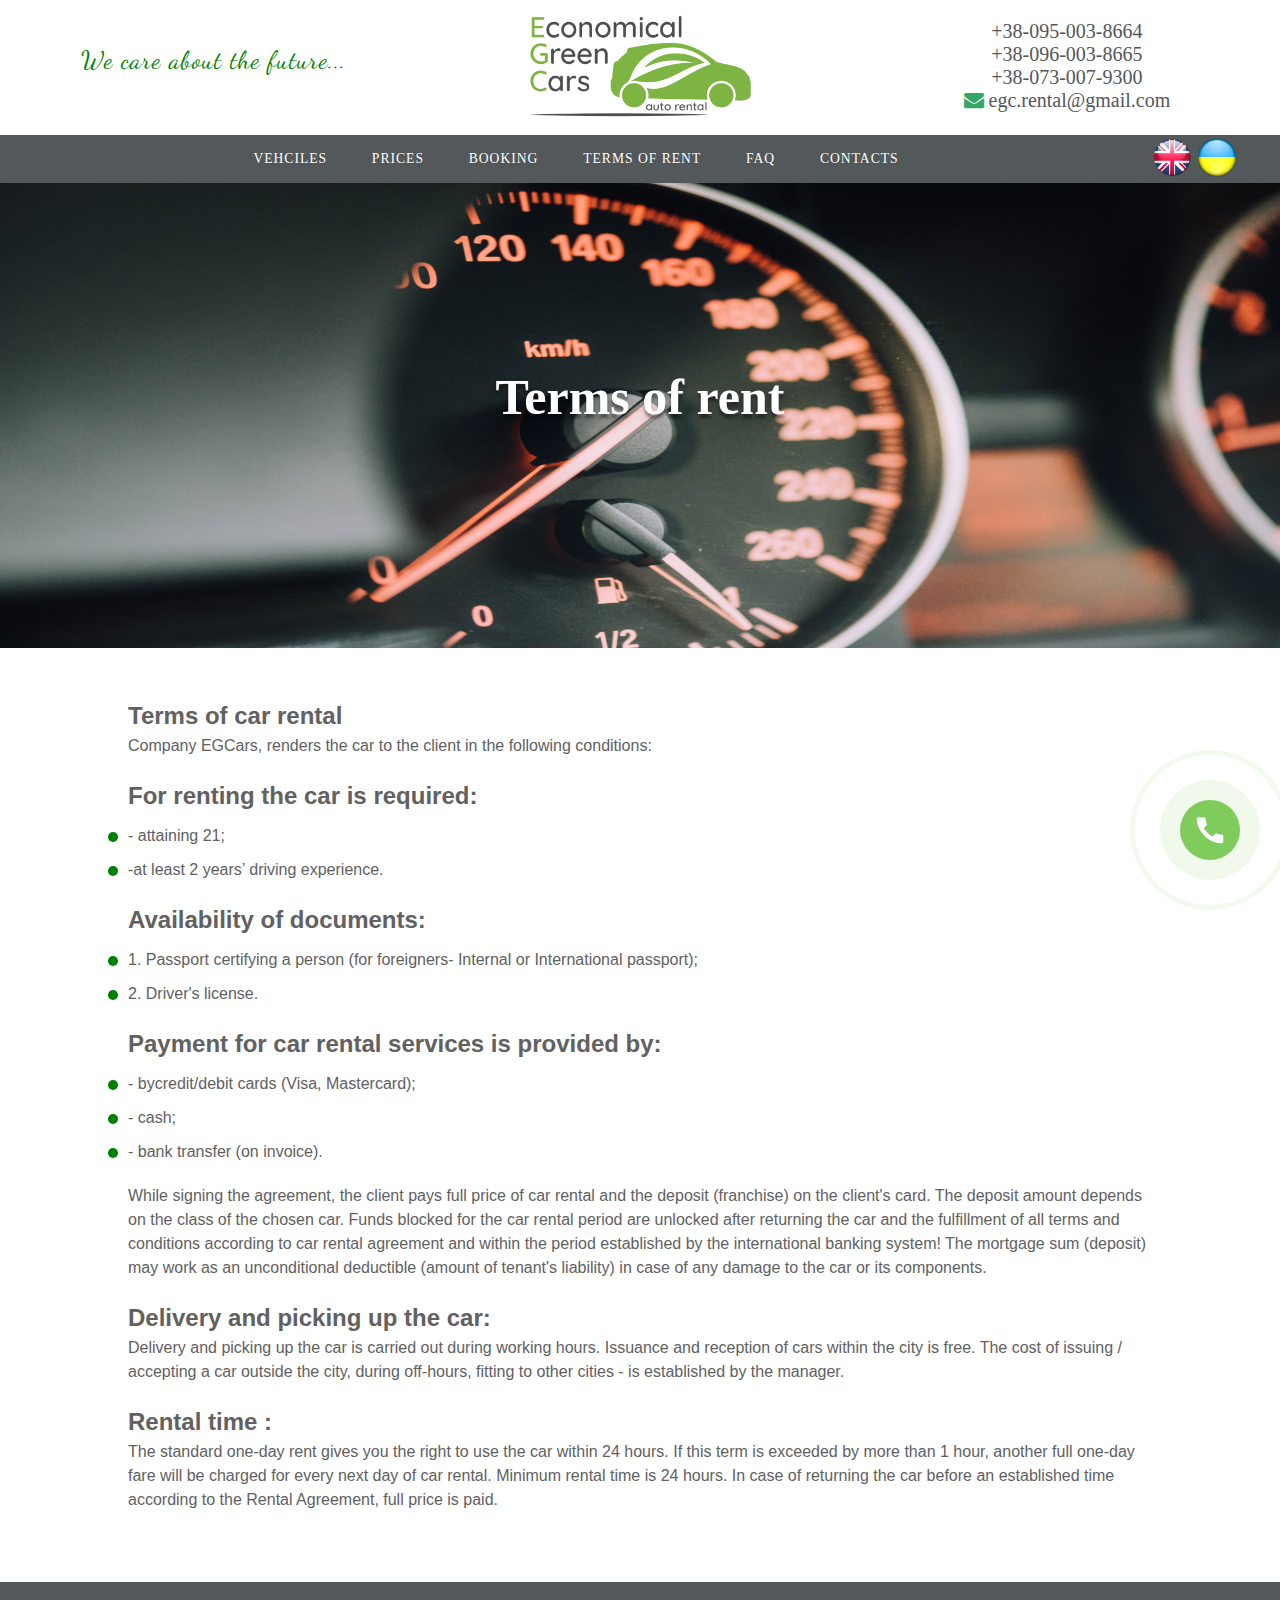
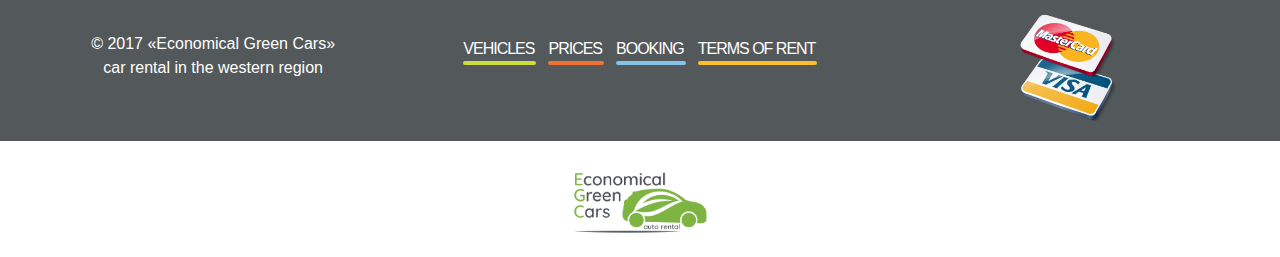
<file: conditions.html>
<!DOCTYPE html>
<html lang="en">

<head>
    <!-- Global site tag (gtag.js) - Google Analytics -->
    <script async src="https://www.googletagmanager.com/gtag/js?id=UA-112402879-1"></script>
    <script>
        window.dataLayer = window.dataLayer || [];

        function gtag() {
            dataLayer.push(arguments);
        }
        gtag('js', new Date());

        gtag('config', 'UA-112402879-1');

    </script>
    <meta name="yandex-verification" content="f122f1298ac87095" />


    <meta charset="UTF-8">
    <meta name="viewport" content="width=device-width, initial-scale=1.0">
    <meta http-equiv="X-UA-Compatible" content="ie=edge">
    <meta name="description" content="Умови оренди автомобілів компанії Eg-cars. Умови. Economical Green Cars. Західний регіон України. Умови авто.">
    <meta name="keywords" content=" eg-cars, egcars, умови оренди,  умови прокату авто, ореда автомобілей у Львові. ">
    <link rel="stylesheet" href="font-awesome/css/font-awesome.min.css">
    <style>
        @import url('https://fonts.googleapis.com/css?family=Dancing+Script');

    </style>
    <link rel="stylesheet" href="styles/main.css">
    <title>Умови</title>
</head>

<body>
    <header>
        <div class="lozung">
            <span class="weCare">We care about the future...</span>
        </div>
        <div class="logo-container">
            <a href="index.html"> <img class="logo" src="images/logo.png" alt="logo"></a>
        </div>
        <div class="phone-container">
            <!-- <img src="images/phone.jpg" alt="phone"> -->

            <a href="tel:+38-095-003-8664">+38-095-003-8664</a>
            <a href="tel:+38-096-003-8665">+38-096-003-8665</a>
            <a href="tel:+38-07-007-9300">+38-073-007-9300</a>
            <a href="mailto: egc.rental@gmail.com"> <i class="fa fa-envelope" aria-hidden="true"></i> egc.rental@gmail.com</a>

            <!-- <span>+38 096 003 8665 </span>
                <span>+38 095 003 8664 </span>
                <span> +38 073 007 9300 </span> -->
        </div>


    </header>
    <div id="mobile-menu">
        <input type="checkbox" id="drawer-toggle" name="drawer-toggle" />
        <label for="drawer-toggle" id="drawer-toggle-label"></label>
        <nav id="drawer">
            <img class="logo" src="images/logo.png" alt="logo">
            <div class="flag-container">
                <a href="http://en.egcars.com.ua/conditions.html"> <img class="flag" width="50px" src="images/britain.png"></a>
                <a href="http://egcars.com.ua/conditions.html"> <img class="flag" width="50px" src="images/ua.png"></a>
            </div>
            <ul>

                <li><a href="park.html">VEHCILES</a></li>
                <hr>
                <li><a href="price.html">PRICES</a></li>
                <hr>
                <li><a href="booking.html">BOOKING</a></li>
                <hr>
                <li><a href="conditions.html">TERMS OF RENT</a></li>
                <hr>
<!--                <li><a href="partners.html">PARTNERS</a></li>-->
<!--                <hr>-->
                <li><a href="faq.html">FAQ</a></li>
                <hr>
                <li><a href="contact.html">CONTACTS</a></li>

            </ul>

<!--
            <div class="phone-container">

                <span>+38 096 003 8665 </span>
                <span>+38 095 003 8664 </span>
                <span> +38 073 007 9300 </span>
            </div>
-->
        </nav>
    </div>

    <nav class="main-nav" role="navigation">
        <ul>
            <li>
                <a href="park.html">
                    <div>
                        VEHCILES

                    </div>
                </a>
                <div>
                    <ul>
                        <li>
                            <a href="park.html">Smart</a>
                        </li>
                        <li><a href="park.html">Class A</a></li>
                        <li><a href="park.html">Class B</a></li>
                        <li><a href="park.html">Universal</a></li>
                        <li><a href="park.html">Electric</a></li>

                    </ul>
                </div>
            </li>
            <li>
                <a href="price.html">
                    <div>
                        PRICES

                    </div>
                </a>
            </li>

            <li>
                <a href="booking.html">
                    <div>
                        BOOKING

                    </div>
                </a>
            </li>
            <li>
                <a href="conditions.html">
                    <div>
                        TERMS OF RENT

                    </div>
                </a>
            </li>
<!--
            <li>
                <a href="partners.html">
                    <div>
                        PARTNERS

                    </div>
                </a>
            </li>
-->
            <li>
                <a href="faq.html">
                    <div>
                        FAQ

                    </div>
                </a>
            </li>
            <li>
                <a href="contact.html">
                    <div>
                        CONTACTS

                    </div>
                </a>
            </li>
        </ul>
        <div class="flag-container">
            <a href="http://en.egcars.com.ua/conditions.html"> <img class="flag" src="images/britain.png"></a>
            <a href="http://egcars.com.ua/conditions.html"> <img class="flag" src="images/ua.png"></a>
        </div>
    </nav>
    <div class="conditions-image">
        <h1 class="conditions-h1">Terms of rent</h1>
        <img class="condition-main-img" src="images/2.jpg" width="100%" height="500px" alt="">
    </div>
    <div class="conditions-wrapper-block">
        <h2>Terms of car rental</h2>
        <p>Company EGCars, renders the car to the client in the following conditions:</p>
        <h2>For renting the car is required: </h2>
        <ul>
            <li>- attaining 21;</li>
            <li> -at least 2 years’ driving experience.</li>
        </ul>
        <h2>Availability of documents:</h2>
        <ul>
            <li>1. Passport certifying a person (for foreigners- Internal or International passport); </li>
            <li>2. Driver's license.</li>
        </ul>
        <h2>Payment for car rental services is provided by:</h2>
        <ul>
            <li>- bycredit/debit cards (Visa, Mastercard);</li>
            <li>- cash;</li>
            <li>- bank transfer (on invoice).</li>
        </ul>

        <p>
            While signing the agreement, the client pays full price of car rental and the deposit (franchise) on the client's card. The deposit amount depends on the class of the chosen car. Funds blocked for the car rental period are unlocked after returning the car and the fulfillment of all terms and conditions according to car rental agreement and within the period established by the international banking system! The mortgage sum (deposit) may work as an unconditional deductible (amount of tenant's liability) in case of any damage to the car or its components.
        </p>
        <h2>Delivery and picking up the car:</h2>
        <p>
            Delivery and picking up the car is carried out during working hours. Issuance and reception of cars within the city is free. The cost of issuing / accepting a car outside the city, during off-hours, fitting to other cities - is established by the manager.
        </p>
        <h2>Rental time :</h2>
        <p>The standard one-day rent gives you the right to use the car within 24 hours. If this term is exceeded by more than 1 hour, another full one-day fare will be charged for every next day of car rental. Minimum rental time is 24 hours. In case of returning the car before an established time according to the Rental Agreement, full price is paid.</p>

    </div>
    <footer>
        <div class="footer-copyright">
            <p>© 2017 «Economical Green Cars»</p>
            <p>car rental in the western region</p>
        </div>
        <ul class="nav-list">
            <li class="download "><a href="park.html">VEHICLES</a></li>
            <li class="features"><a href="price.html">PRICES</a></li>
            <li class="method"><a href="booking.html">BOOKING</a></li>
            <li class="purchase"><a href="conditions.html">TERMS OF RENT</a></li>
        </ul>


        <div class="cards">
            <img src="images/visamastercard.png" alt="visa">
        </div>

    </footer>
    <div class="footer-bottom">
        <div class="footer-logo">
            <img class="logo" src="images/logo.png" width="150px">
        </div>



    </div>


    <div class='phone'>
        <a href="#" id="btn-modal" class="">
            <div class="quick-alo-ph-circle"></div>
            <div class="quick-alo-ph-circle-fill"></div>
            <div class="quick-alo-ph-img-circle"></div>
        </a>
    </div>

    <!-- Trigger/Open The Modal -->


    <!-- The Modal -->
    <div id="modal-js" class="modal-js">

        <!-- Modal content -->
        <div class="modal-phone-box">
            <div class="modal-phone-header">
                <span class="modalClose">&times;</span>
                <!-- <h2 class="modal-heading">Бронюйте</h2> -->
                <img src="images/logo.png" class="modal-header__logo" alt="Logo">
            </div>
            <div class="modal-phone-body">

                <div>
                    <a class="modal-phone-body__numbers" href="tel:+38-095-003-8664">+38-095-003-8664</a>
                </div>
                <div>
                    <a class="modal-phone-body__numbers" href="tel:+38-096-003-8665">+38-096-003-8665</a>
                </div>
                <div>
                    <a class="modal-phone-body__numbers" href="tel:+38-07-007-9300">+38-073-007-9300</a>
                </div>


            </div>

            <div class="modal-phone-footer"></div>

        </div>

    </div>
    <script>
        // Get the modal
        var modalWindow = document.getElementById('modal-js');

        // Get the button that opens the modal
        var modalBtn = document.getElementById("btn-modal");

        // Get the <span> element that closes the modal
        var modalSpan = document.getElementsByClassName("modalClose")[0];

        // When the user clicks on the button, open the modal 
        modalBtn.onclick = function () {
            modalWindow.style.display = "block";
        }

        // When the user clicks on <span> (x), close the modal
        modalSpan.onclick = function () {
            modalWindow.style.display = "none";
        }

        // When the user clicks anywhere outside of the modal, close it
        window.onclick = function (event) {
            if (event.target == modalWindow) {
                modalWindow.style.display = "none";
            }
        }
    </script>

</body>

</html>
</file>
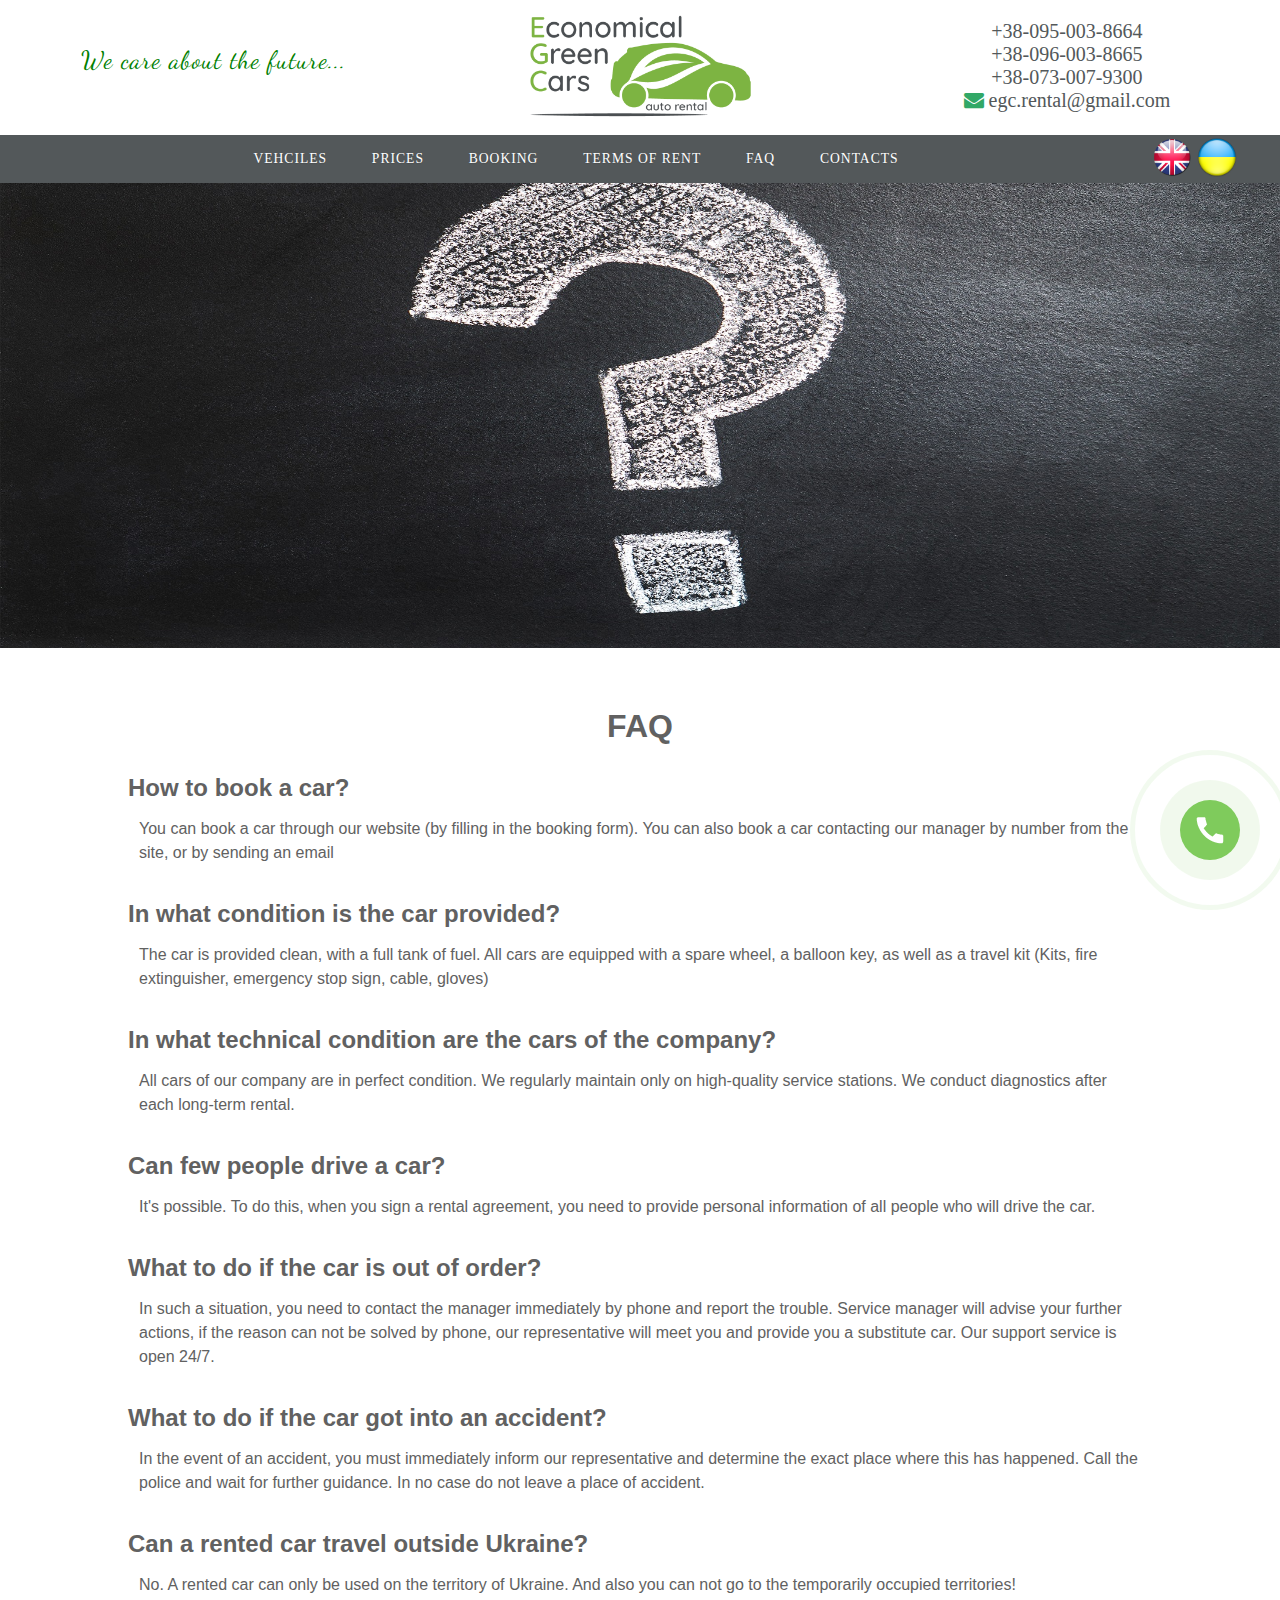
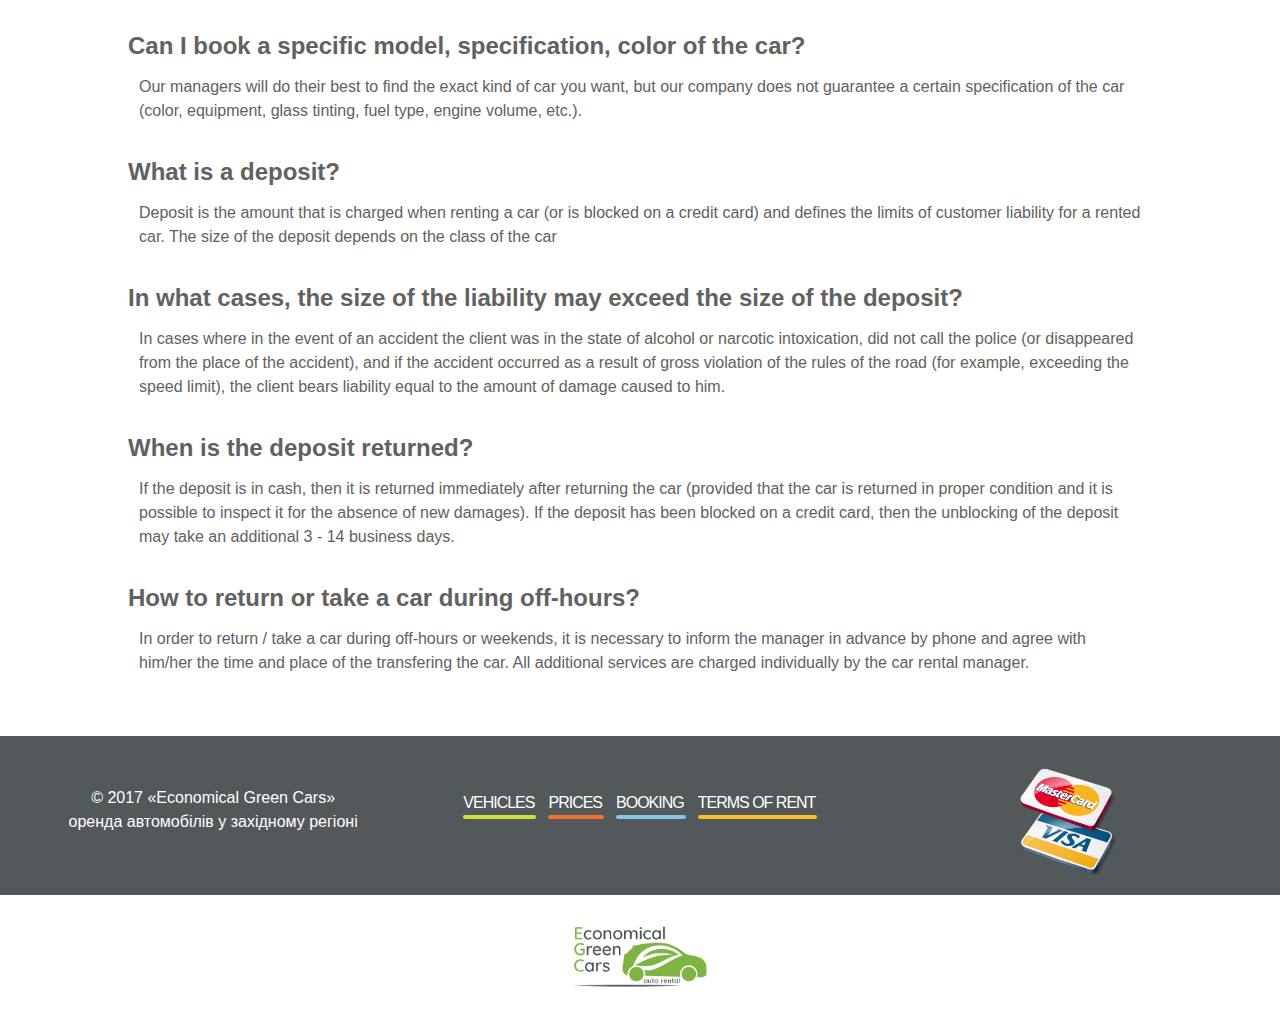
<file: faq.html>
<!DOCTYPE html>
<html lang="en">

<head>
    <!-- Global site tag (gtag.js) - Google Analytics -->
    <script async src="https://www.googletagmanager.com/gtag/js?id=UA-112402879-1"></script>
    <script>
        window.dataLayer = window.dataLayer || [];

        function gtag() {
            dataLayer.push(arguments);
        }
        gtag('js', new Date());

        gtag('config', 'UA-112402879-1');
    </script>
    <meta name="yandex-verification" content="f122f1298ac87095" />

    <meta charset="UTF-8">
    <meta name="viewport" content="width=device-width, initial-scale=1.0">
    <meta http-equiv="X-UA-Compatible" content="ie=edge">
    <meta name="description" content="Бронювання автомобілів компанії Eg-cars. Eg-cars. Economical Green Cars. Бронювання в західному регіоні України. Забронювати авто.">
    <meta name="keywords" content=" eg-cars, egcars, парк авто, прокат авто, ореда автомобілей у Львові, бронювання ">
    <link rel="stylesheet" href="font-awesome/css/font-awesome.min.css">
    <link rel="stylesheet" href="styles/main.css">
    <style>
        @import url('https://fonts.googleapis.com/css?family=Dancing+Script');
    </style>
    <title>FAQ</title>
</head>

<body>
    <header>
        <div class="lozung">
            <span class="weCare">We care about the future...</span>
        </div>
        <div class="logo-container">
            <a href="index.html"> <img class="logo" src="images/logo.png" alt="logo"></a>
        </div>
        <div class="phone-container">
            <!-- <img src="images/phone.jpg" alt="phone"> -->

            <a href="tel:+38-095-003-8664">+38-095-003-8664</a>
            <a href="tel:+38-096-003-8665">+38-096-003-8665</a>
            <a href="tel:+38-07-007-9300">+38-073-007-9300</a>
            <a href="mailto: egc.rental@gmail.com"> <i class="fa fa-envelope" aria-hidden="true"></i> egc.rental@gmail.com</a>
            
            <!-- <span>+38 096 003 8665 </span>
                <span>+38 095 003 8664 </span>
                <span> +38 073 007 9300 </span> -->
        </div>


    </header>
    <div id="mobile-menu">
        <input type="checkbox" id="drawer-toggle" name="drawer-toggle" />
        <label for="drawer-toggle" id="drawer-toggle-label"></label>
        <nav id="drawer">
            <img class="logo" src="images/logo.png">
             <div class="flag-container">
                <a href="http://en.egcars.com.ua/faq.html"> <img class="flag" width="50px" src="images/britain.png"></a>
                <a href="http://egcars.com.ua/faq.html"> <img class="flag" width="50px" src="images/ua.png"></a>
            </div>
            <ul>
               
                <li><a href="park.html">VEHICLES</a></li>
                <hr>
                <li><a href="price.html">PRICES</a></li>
                <hr>
                <li><a href="booking.html">BOOKING</a></li>
                <hr>
                <li><a href="conditions.html">TERMS OF RENT</a></li>
                <hr>
<!--
                <li><a href="partners.html">FOR PARTNERS</a></li>
                <hr>
-->
                <li><a href="faq.html">FAQ</a></li>
                <hr>
                <li><a href="contact.html">CONTACTS</a></li>

            </ul>
<!--
            <div class="phone-container">
                
                <span>+38 096 003 8665 </span>
                <span>+38 095 003 8664 </span>
                <span> +38 073 007 9300 </span>
            </div>
-->
        </nav>
    </div>

    <nav class="main-nav" role="navigation">
        <ul>
            <li>
                <a href="park.html">
                    <div>
                       VEHCILES

                    </div>
                </a>
                <div>
                    <ul>
                        <li>
                            <a href="park.html">Smart</a>
                        </li>
                        <li><a href="park.html">Class A</a></li>
                        <li><a href="park.html">Class B</a></li>
                        <li><a href="park.html">Universal</a></li>
                        <li><a href="park.html">Electric</a></li>

                    </ul>
                </div>
            </li>
            <li>
                <a href="price.html">
                    <div>
                        PRICES

                    </div>
                </a>
            </li>

            <li>
                <a href="booking.html">
                    <div>
                        BOOKING

                    </div>
                </a>
            </li>
            <li>
                <a href="conditions.html">
                    <div>
                        TERMS OF RENT

                    </div>
                </a>
            </li>
<!--
            <li>
                <a href="partners.html">
                    <div>
                        PARTNERS

                    </div>
                </a>
            </li>
-->
            <li>
                <a href="faq.html">
                    <div>
                        FAQ

                    </div>
                </a>
            </li>
            <li>
                <a href="contact.html">
                    <div>
                        CONTACTS

                    </div>
                </a>
            </li>
             </ul>
              <div class="flag-container">
            <a href="http://en.egcars.com.ua/faq.html"> <img class="flag" src="images/britain.png"></a>
            <a href="http://egcars.com.ua/faq.html"> <img class="flag" src="images/ua.png"></a>
        </div>
    </nav>



    <div class="faq-wrapper-img">

        <img class="faq-img" src="images/faq4.jpg" alt="">
    </div>


    <div class="wrapper">
        <h1>FAQ</h1>
        <h2>How to book a car? </h2>
        <p>You can book a car through our website (by filling in the booking form). You can also book a car contacting our manager by number from the site, or by sending an email
</p>
        <h2>In what condition is the car provided?</h2>
        <p>The car is provided clean, with a full tank of fuel. All cars are equipped with a spare wheel, a balloon key, as well as a travel kit (Kits, fire extinguisher, emergency stop sign, cable, gloves)</p>
        <h2>In what technical condition are the cars of the company?</h2>
        <p>All cars of our company are in perfect condition. We regularly maintain only on high-quality service stations. We conduct diagnostics after each long-term rental.</p>
        <h2>Can few people drive a car?</h2>
        <p>It's possible. To do this, when you sign a rental agreement, you need to provide personal information of all people who will drive the car.</p>
        <h2>What to do if the car is out of order?</h2>
        <p>In such a situation, you need to contact the manager immediately by phone and report the trouble. Service manager will advise your further actions, if the reason can not be solved by phone, our representative will meet you and provide you a substitute car. Our support service is open 24/7.</p>
        <h2>What to do if the car got into an accident?</h2>
        <p>In the event of an accident, you must immediately inform our representative and determine the exact place where this has happened. Call the police and wait for further guidance. In no case do not leave a place of accident. </p>
        <h2>Can a rented car travel outside Ukraine?</h2>
        <p>No. A rented car can only be used on the territory of Ukraine. And also you can not go to the temporarily occupied territories! </p>
        <h2>Can I book a specific model, specification, color of the car?</h2>
        <p>Our managers will do their best to find the exact kind of car you want, but our company does not guarantee a certain specification of the car (color, equipment, glass tinting, fuel type, engine volume, etc.).

        </p>
        <h2>What is a deposit?</h2>
        <p>Deposit is the amount that is charged when renting a car (or is blocked on a credit card) and defines the limits of customer liability for a rented car. The size of the deposit depends on the class of the car</p>
        <h2>In what cases, the size of the liability may exceed the size of the deposit?</h2>
        <p>In cases where in the event of an accident the client was in the state of alcohol or narcotic intoxication, did not call the police (or disappeared from the place of the accident), and if the accident occurred as a result of gross violation of the rules of the road (for example, exceeding the speed limit), the client bears liability equal to the amount of damage caused to him.
        </p>
        <h2>When is the deposit returned?</h2>
        <p>If the deposit is in cash, then it is returned immediately after returning the car (provided that the car is returned in proper condition and it is possible to inspect it for the absence of new damages). If the deposit has been blocked on a credit card, then the unblocking of the deposit may take an additional 3 - 14 business days.</p>
        <h2>How to return or take a car during off-hours?</h2>
        <p>In order to return / take a car during off-hours or weekends, it is necessary to inform the manager in advance by phone and agree with him/her the time and place of the transfering the car. All additional services are charged individually by the car rental manager.

        </p>


    </div>




    <footer>
        <div class="footer-copyright">
            <p>© 2017 «Economical Green Cars»</p>
            <p>оренда автомобілів у західному регіоні</p>
        </div>
        <ul class="nav-list">
            <li class="download "><a href="park.html">VEHICLES</a></li>
            <li class="features"><a href="price.html">PRICES</a></li>
            <li class="method"><a href="booking.html">BOOKING</a></li>
            <li class="purchase"><a href="conditions.html">TERMS OF RENT</a></li>
        </ul>

        </nav>
        <div class="cards">
            <img src="images/visamastercard.png">
        </div>


    </footer>
    <div class="footer-bottom">
        <div class="footer-logo">
            <img class="logo" src="images/logo.png" width="150px">
        </div>



    </div>


    <div class='phone'>
        <a href="#" id="btn-modal" class="">
            <div class="quick-alo-ph-circle"></div>
            <div class="quick-alo-ph-circle-fill"></div>
            <div class="quick-alo-ph-img-circle"></div>
        </a>
    </div>

    <!-- Trigger/Open The Modal -->


    <!-- The Modal -->
    <div id="modal-js" class="modal-js">

        <!-- Modal content -->
        <div class="modal-phone-box">
            <div class="modal-phone-header">
                <span class="modalClose">&times;</span>
                <!-- <h2 class="modal-heading">Бронюйте</h2> -->
                <img src="images/logo.png" class="modal-header__logo" alt="Logo">
            </div>
            <div class="modal-phone-body">

                <div>
                    <a class="modal-phone-body__numbers" href="tel:+38-095-003-8664">+38-095-003-8664</a>
                </div>
                <div>
                    <a class="modal-phone-body__numbers" href="tel:+38-096-003-8665">+38-096-003-8665</a>
                </div>
                <div>
                    <a class="modal-phone-body__numbers" href="tel:+38-07-007-9300">+38-073-007-9300</a>
                </div>


            </div>

            <div class="modal-phone-footer"></div>

        </div>

    </div>
    <script>
        // Get the modal
        var modalWindow = document.getElementById('modal-js');

        // Get the button that opens the modal
        var modalBtn = document.getElementById("btn-modal");

        // Get the <span> element that closes the modal
        var modalSpan = document.getElementsByClassName("modalClose")[0];

        // When the user clicks on the button, open the modal 
        modalBtn.onclick = function () {
            modalWindow.style.display = "block";
        }

        // When the user clicks on <span> (x), close the modal
        modalSpan.onclick = function () {
            modalWindow.style.display = "none";
        }

        // When the user clicks anywhere outside of the modal, close it
        window.onclick = function (event) {
            if (event.target == modalWindow) {
                modalWindow.style.display = "none";
            }
        }
    </script>

</body>

</html>
</file>
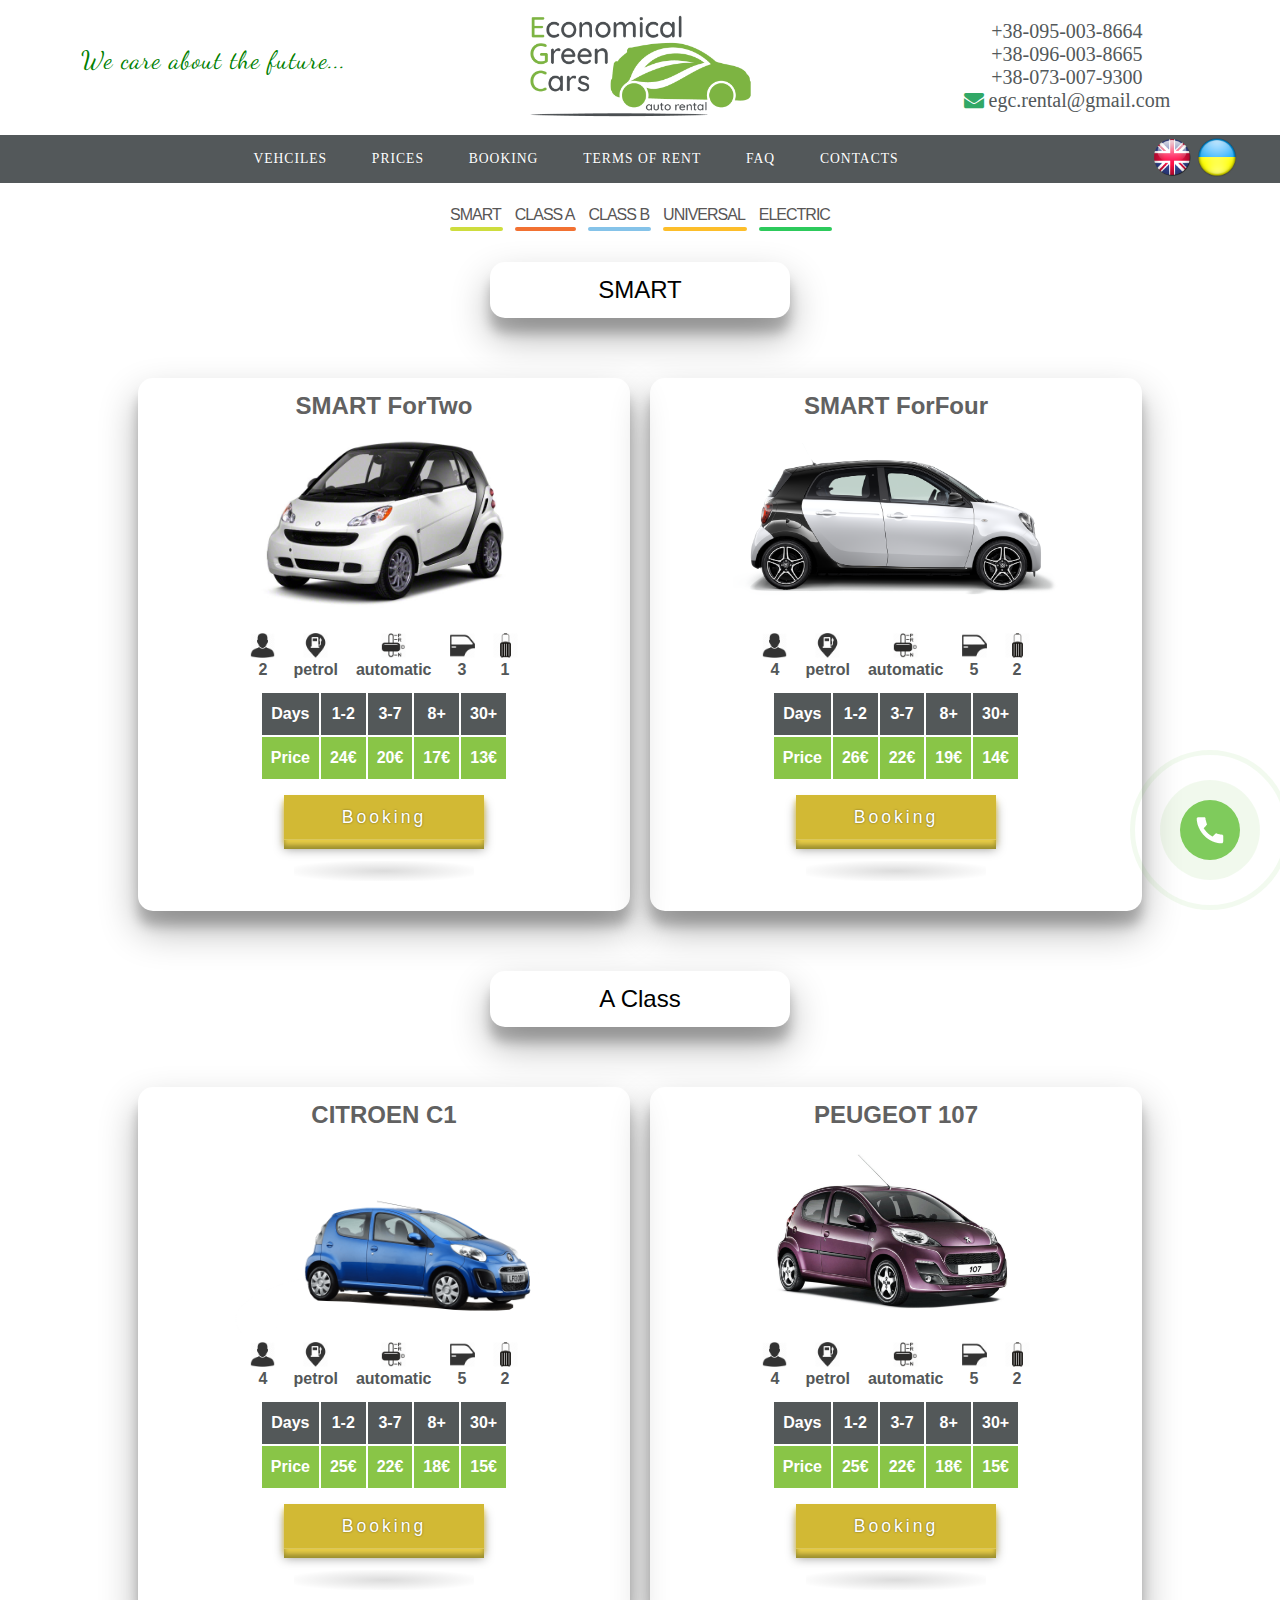
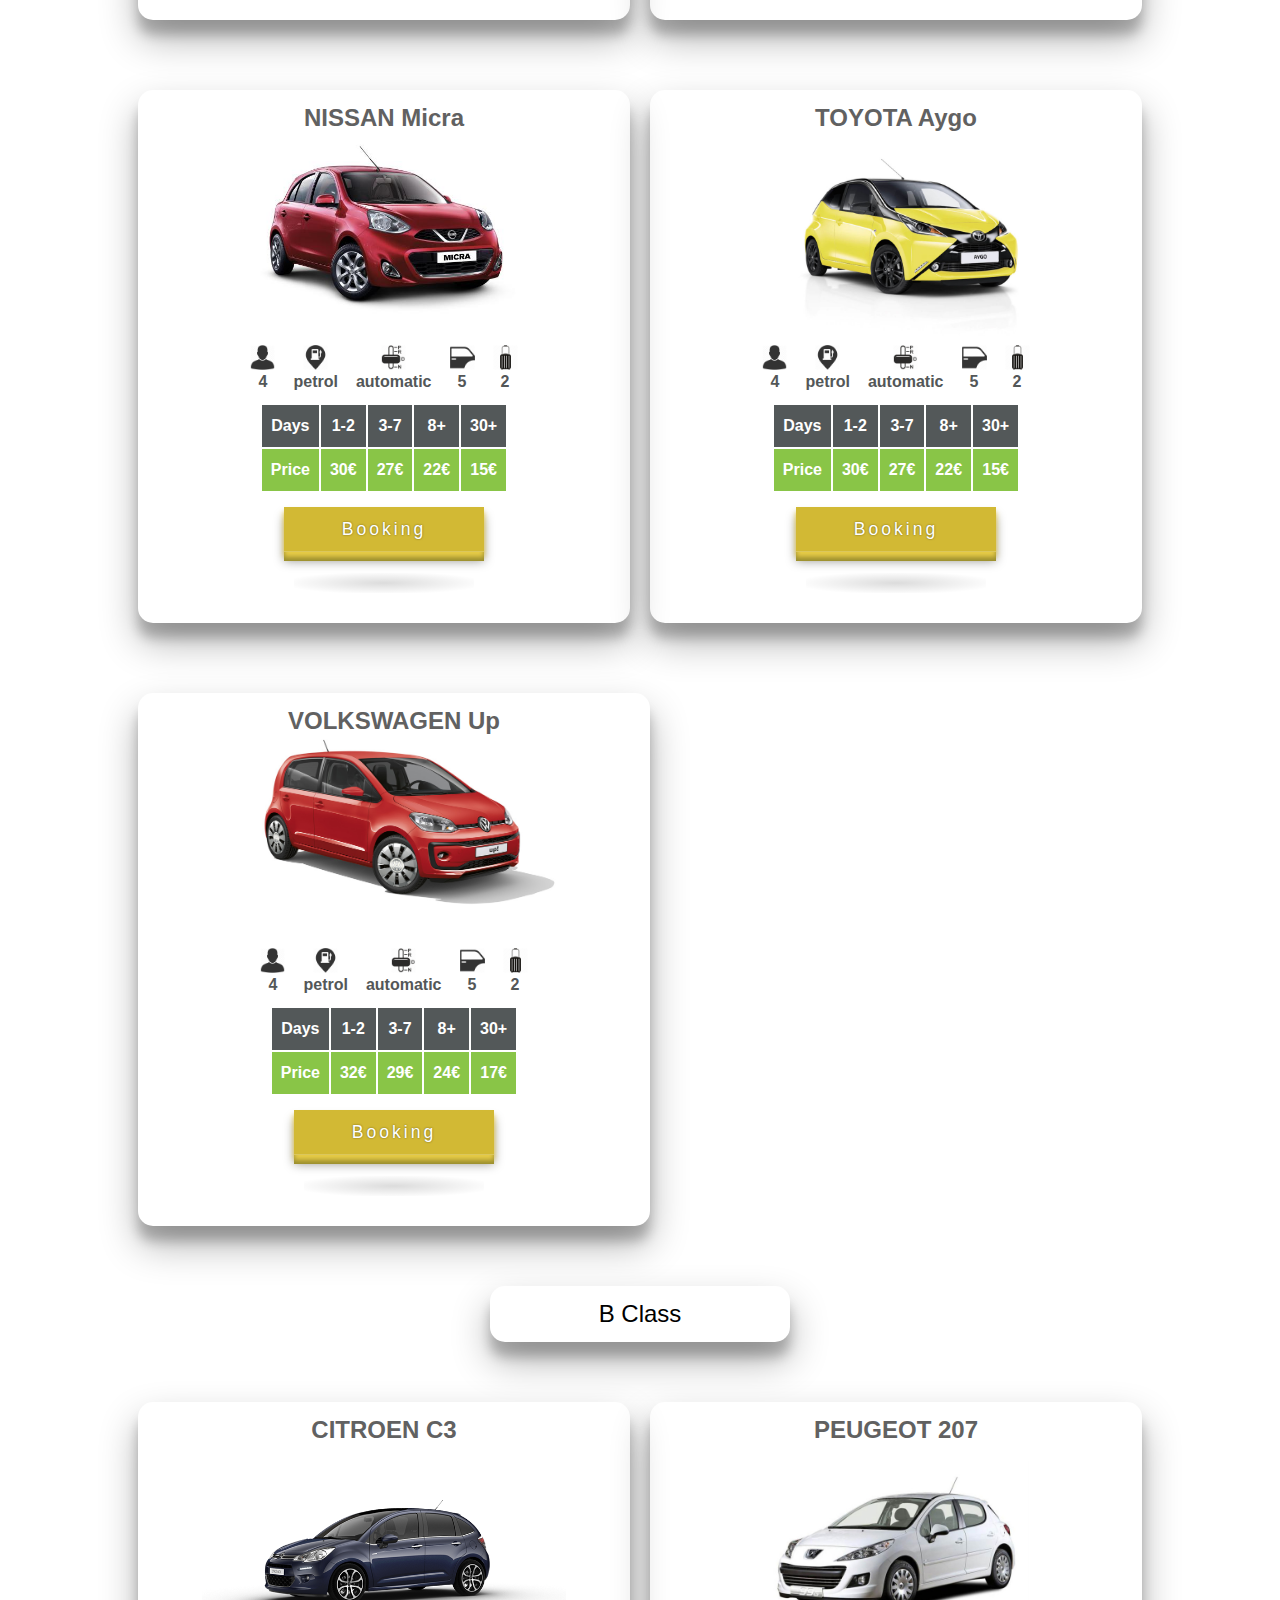
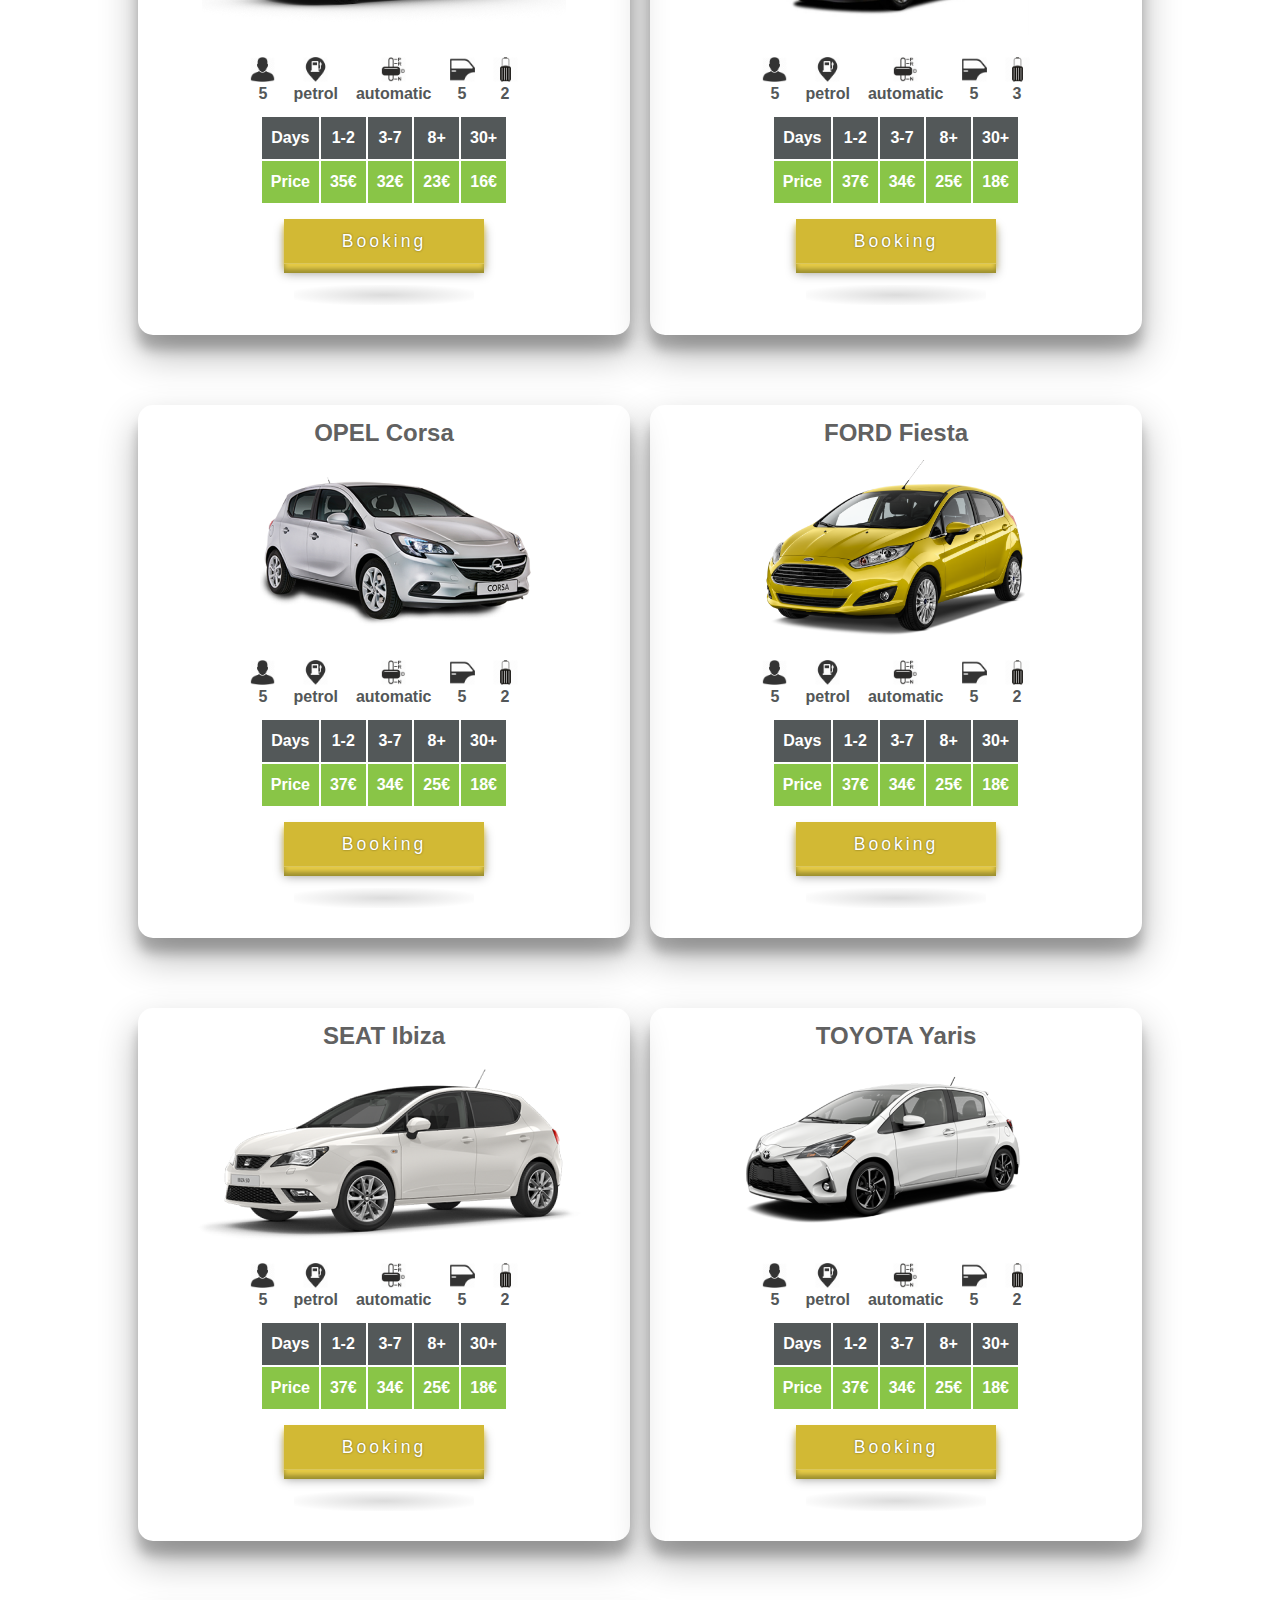
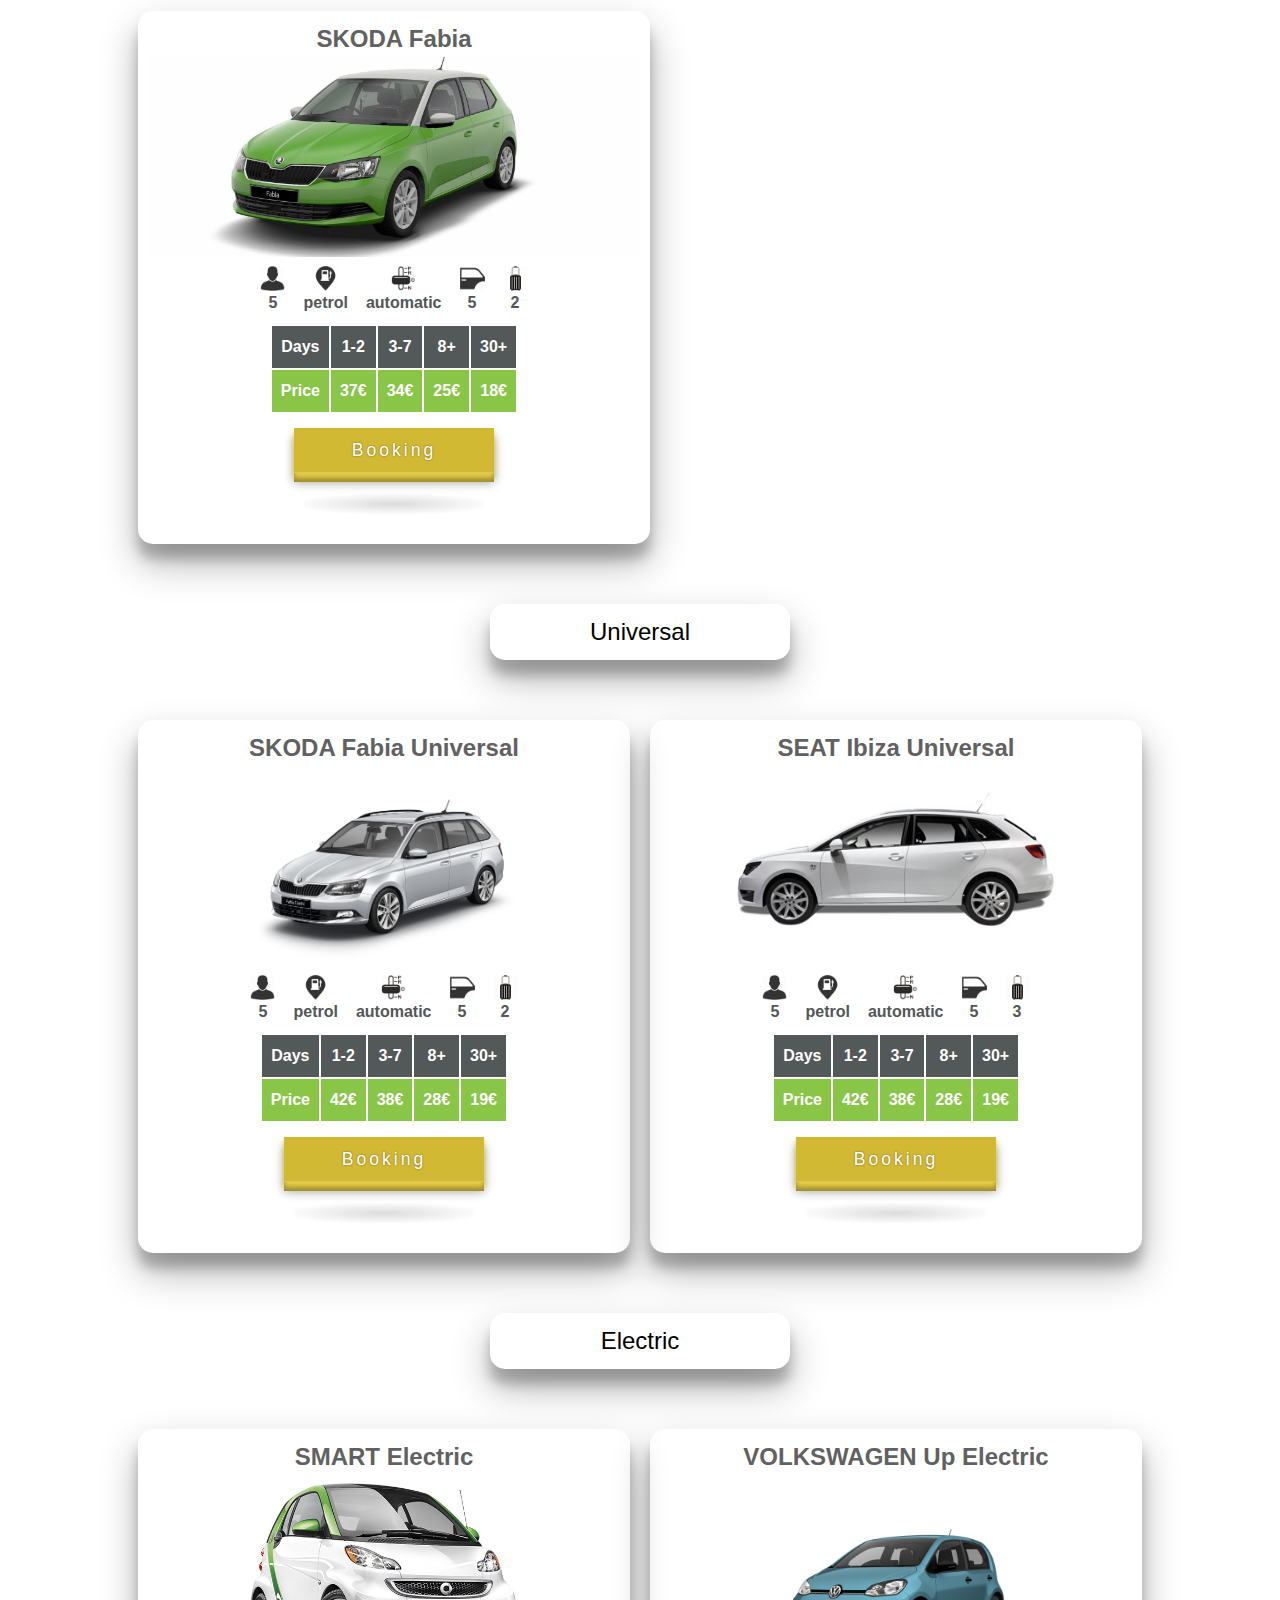
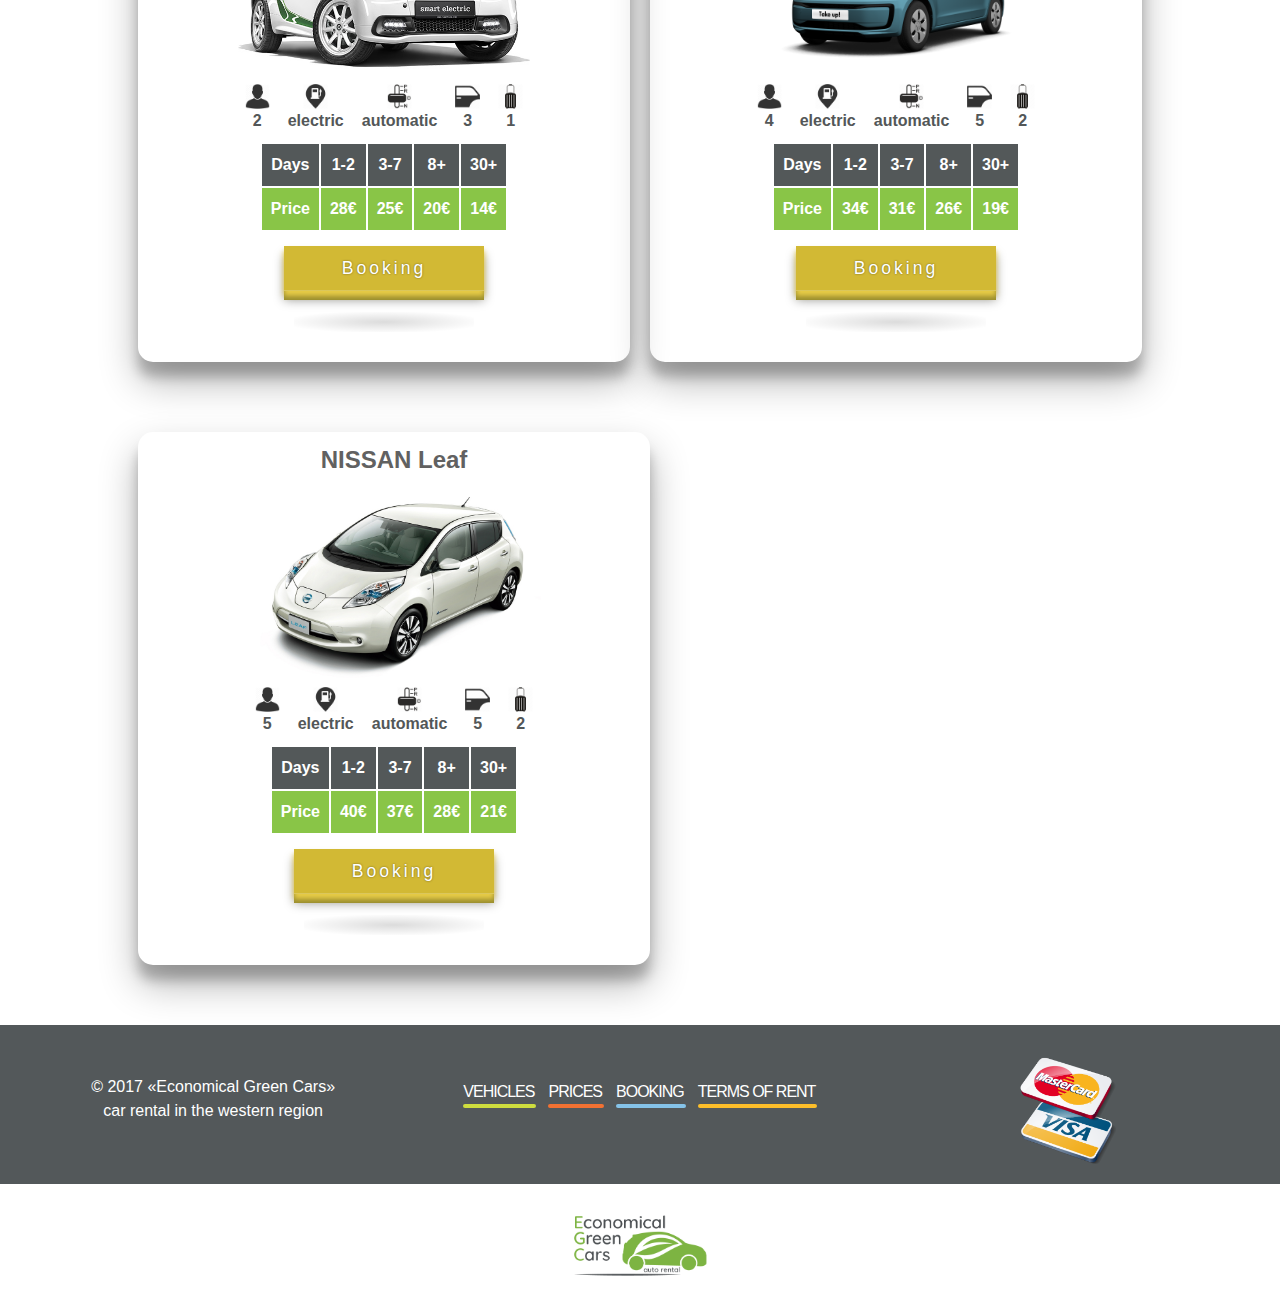
<file: park.html>
<!DOCTYPE html>
<html lang="ua">

<head>
    <!-- Global site tag (gtag.js) - Google Analytics -->
    <script async src="https://www.googletagmanager.com/gtag/js?id=UA-112402879-1"></script>
    <script>
        window.dataLayer = window.dataLayer || [];

        function gtag() {
            dataLayer.push(arguments);
        }
        gtag('js', new Date());

        gtag('config', 'UA-112402879-1');
    </script>
    <meta name="yandex-verification" content="f122f1298ac87095" />

    <meta charset="UTF-8">
    <meta name="viewport" content="width=device-width, initial-scale=1.0">
    <meta http-equiv="X-UA-Compatible" content="ie=edge">
    <meta name="description" content="Парк автомобілів компанії Eg-cars для прокату в західному регіоні України. Economical Green Cars. Дешеві ціни. Тільки краще.">
    <meta name="keywords" content=" eg-cars, egcars, парк авто, прокат авто, ореда автомобілей у Львові, ">
    <link rel="stylesheet" href="styles/main.css">
    <link rel="stylesheet" href="font-awesome/css/font-awesome.min.css">
    <style>
        @import url('https://fonts.googleapis.com/css?family=Dancing+Script');
    </style>
    <script src="./js/jquery.js"></script>
    <script src="./js/jquery-ui.js"></script>
    <title>Автомобільний парк Economical Green Cars у західному регіоні України</title>
</head>

<body>
    <header>
        <div class="lozung">
            <span class="weCare">We care about the future...</span>
        </div>
        <div class="logo-container">
            <a href="index.html"> <img class="logo" src="images/logo.png" alt="logo"></a>
        </div>
        <div class="phone-container">
            <!-- <img src="images/phone.jpg" alt="phone"> -->

            <a href="tel:+38-095-003-8664">+38-095-003-8664</a>
            <a href="tel:+38-096-003-8665">+38-096-003-8665</a>
            <a href="tel:+38-07-007-9300">+38-073-007-9300</a>

            <a href="mailto: egc.rental@gmail.com"> <i class="fa fa-envelope" aria-hidden="true"></i> egc.rental@gmail.com</a>
          
            <!-- <span>+38 096 003 8665 </span>
                <span>+38 095 003 8664 </span>
                <span> +38 073 007 9300 </span> -->
        </div>


    </header>
       <div id="mobile-menu">
        <input type="checkbox" id="drawer-toggle" name="drawer-toggle" />
        <label for="drawer-toggle" id="drawer-toggle-label"></label>
        <nav id="drawer">
            <img class="logo" src="images/logo.png" alt="logo">
             <div class="flag-container">
                <a href="http://en.egcars.com.ua/park.html"> <img class="flag" width="50px" src="images/britain.png"></a>
                <a href="http://egcars.com.ua/park.html"> <img class="flag" width="50px" src="images/ua.png"></a>
            </div>
            <ul>
              
                <li><a href="park.html">VEHCILES</a></li>
                <hr>
                <li><a href="price.html">PRICES</a></li>
                <hr>
                <li><a href="booking.html">BOOKING</a></li>
                <hr>
                <li><a href="conditions.html">TERMS OF RENT</a></li>
                <hr>
<!--
                <li><a href="partners.html">PARTNERS</a></li>
                <hr>
-->
                <li><a href="faq.html">FAQ</a></li>
                <hr>
                <li><a href="contact.html">CONTACTS</a></li>

            </ul>

<!--
            <div class="phone-container">
               
                <span>+38 096 003 8665 </span>
                <span>+38 095 003 8664 </span>
                <span> +38 073 007 9300 </span>
            </div>
-->
        </nav>

    </div>

     <nav class="main-nav" role="navigation">
        <ul>
            <li>
                <a href="park.html">
                    <div>
                       VEHCILES

                    </div>
                </a>
                <div>
                    <ul>
                        <li>
                            <a href="park.html">Smart</a>
                        </li>
                        <li><a href="park.html">Class A</a></li>
                        <li><a href="park.html">Class B</a></li>
                        <li><a href="park.html">Universal</a></li>
                        <li><a href="park.html">Electric</a></li>

                    </ul>
                </div>
            </li>
            <li>
                <a href="price.html">
                    <div>
                        PRICES

                    </div>
                </a>
            </li>

            <li>
                <a href="booking.html">
                    <div>
                        BOOKING

                    </div>
                </a>
            </li>
            <li>
                <a href="conditions.html">
                    <div>
                        TERMS OF RENT

                    </div>
                </a>
            </li>
<!--
            <li>
                <a href="partners.html">
                    <div>
                        PARTNERS

                    </div>
                </a>
            </li>
-->
            <li>
                <a href="faq.html">
                    <div>
                        FAQ

                    </div>
                </a>
            </li>
            <li>
                <a href="contact.html">
                    <div>
                        CONTACTS

                    </div>
                </a>
            </li>
           </ul>
            <div class="flag-container">
            <a href="http://en.egcars.com.ua/park.html"> <img class="flag" src="images/britain.png"></a>
            <a href="http://egcars.com.ua/park.html"> <img class="flag" src="images/ua.png"></a>
        </div>
    </nav>






    <div class="price-wrapper-img">


        <ul class="nav-list">
            <li class="download "><a href="#">SMART</a></li>
            <li class="features"><a href="#classA">CLASS A</a></li>
            <li class="method"><a href="#classB">CLASS B</a></li>
            <li class="purchase"><a href="#universal">UNIVERSAL</a></li>
            <li class="coupe"><a href="#electric">ELECTRIC</a></li>
        </ul>
        <!-- <h1 class="price-h1">Ц І Н И</h1> -->
        <!-- <img src="images/park1.jpg" alt=""> -->
        <!-- <div class="smart view ">
            <img class="example" src="images/for-two.jpg" alt="">
            <span class="class">Smart</span>
        </div>

        <div class="classB view ">
            <img class="example" src="images/fabia.jpg" alt="">
            <span class="class">Class B</span>
        </div>
        <div class="classA view ">
            <img class="example micra" src="images/micra.jpg" alt="">
            <span class="class">Class A</span>
        </div>
        <div class="universal view ">
            <img class="example ibiza" src="images/ibiza2.jpg" alt="">
            <span class="class">Universal</span>
        </div>
        <div class="electric view ">
            <img class="example" src="images/smart_electric.png" alt="">
            <span class="class">Electric</span>
        </div> -->
    </div>
    <h2 class="price-h2">SMART</h2>


    <div class="car-wrapper">


        <div class="smart car">
            <h2>SMART ForTwo</h2>
            <img src="images/for-two.jpg" alt="">
            <table cellspacing="0" cellpadding="0">
                <tbody>
                    <tr>
                        <th class="white"><img class="price-icon" src="images/people.png" alt="">2</th>
                        <th class="white"><img class="price-icon" src="images/oil.png" alt="">petrol</th>
                        <th class="white"><img class="price-icon" src="images/automatic.png" alt="">automatic</th>

                        <th class="white"><img class="price-icon" src="images/door.png" alt="">3</th>
                        <th class="white"><img class="price-icon" src="images/bag.png" alt="">1</th>
                    </tr>
                </tbody>
            </table>
            <table>
                <tbody>

                    <tr>
                        <th class="silver">Days</th>
                        <th class="silver">1-2</th>
                        <th class="silver">3-7</th>
                        <th class="silver">8+</th>
                        <th class="silver">30+</th>

                    </tr>
                    <tr>
                        <th>Price</th>
                        <th>24€</th>
                        <th>20€</th>
                        <th>17€</th>
                        <th>13€</th>

                    </tr>


                </tbody>
            </table>
            <div class="big-clickme">
                <div data-SmartForTwo='Smart ForTwo' class="btn">
                    <a href="booking.html" class="callTo ">
                  Booking
                  </a>
                </div>
            </div>


        </div>
        <div class="smart car">
            <h2>SMART ForFour</h2>
            <img src="images/for-four.png" alt="">
            <table cellspacing="0" cellpadding="0">
                <tbody>
                    <tr>
                        <th class="white"><img class="price-icon" src="images/people.png" alt="">4</th>
                        <th class="white"><img class="price-icon" src="images/oil.png" alt="">petrol</th>
                        <th class="white"><img class="price-icon" src="images/automatic.png" alt="">automatic</th>
                        </th>
                        <th class="white"><img class="price-icon" src="images/door.png" alt="">5</th>
                        <th class="white"><img class="price-icon" src="images/bag.png" alt="">2</th>
                    </tr>
                </tbody>
            </table>
            <table>
                <tbody>
                    <tr>
                        <th class="silver">Days</th>
                        <th class="silver">1-2</th>
                        <th class="silver">3-7</th>
                        <th class="silver">8+</th>
                        <th class="silver">30+</th>
                    </tr>
                    <tr>
                        <th>Price</th>
                        <th>26€</th>
                        <th>22€</th>
                        <th>19€</th>
                        <th>14€</th>
                    </tr>

                </tbody>
            </table>

            <div class="big-clickme">
                <div class="btn">
                    <a id="test" data-value='Smart ForFour' href="booking.html" class="callTo ">
                  Booking
                  </a>
                </div>
            </div>
        </div>

    </div>

    <h2 id="classA" class="price-h2">A Class</h2>

    <div class="car-wrapper">


        <div class="citroen car">
            <h2>CITROEN C1</h2>
            <img src="images/citroen.png" alt="">
            <table cellspacing="0" cellpadding="0">
                <tbody>
                    <tr>
                        <th class="white"><img class="price-icon" src="images/people.png" alt="">4</th>
                        <th class="white"><img class="price-icon" src="images/oil.png" alt="">petrol</th>
                        <th class="white"><img class="price-icon" src="images/automatic.png" alt="">automatic</th>

                        <th class="white"><img class="price-icon" src="images/door.png" alt="">5</th>
                        <th class="white"><img class="price-icon" src="images/bag.png" alt="">2</th>
                    </tr>
                </tbody>
            </table>
            <table>
                <tbody>
                    <tr>
                        <th class="silver">Days</th>
                        <th class="silver">1-2</th>
                        <th class="silver">3-7</th>
                        <th class="silver">8+</th>
                        <th class="silver">30+</th>
                    </tr>
                    <tr>
                        <th>Price</th>
                        <th>25€</th>
                        <th>22€</th>
                        <th>18€</th>
                        <th>15€</th>
                    </tr>

                </tbody>
            </table>

            <div class="big-clickme">
                <div class="btn">
                    <a href="booking.html" class="callTo ">
                  Booking
                  </a>
                </div>
            </div>
        </div>



        <div class="107 car">
            <h2>PEUGEOT 107</h2>
            <img src="images/107.jpg" alt="">
            <table cellspacing="0" cellpadding="0">
                <tbody>
                    <tr>
                        <th class="white"><img class="price-icon" src="images/people.png" alt="">4</th>
                        <th class="white"><img class="price-icon" src="images/oil.png" alt="">petrol</th>
                        <th class="white"><img class="price-icon" src="images/automatic.png" alt="">automatic</th>

                        <th class="white"><img class="price-icon" src="images/door.png" alt="">5</th>
                        <th class="white"><img class="price-icon" src="images/bag.png" alt="">2</th>
                    </tr>
                </tbody>
            </table>
            <table>
                <tbody>
                    <tr>
                        <th class="silver">Days</th>
                        <th class="silver">1-2</th>
                        <th class="silver">3-7</th>
                        <th class="silver">8+</th>
                        <th class="silver">30+</th>
                    </tr>
                    <tr>
                        <th>Price</th>
                        <th>25€</th>
                        <th>22€</th>
                        <th>18€</th>
                        <th>15€</th>
                    </tr>

                </tbody>
            </table>

            <div class="big-clickme">
                <div class="btn">
                    <a href="booking.html" class="callTo ">
                  Booking
                  </a>
                </div>
            </div>
        </div>

    </div>
    <div class="car-wrapper">

        <div class="fiesta car">
            <h2>NISSAN Micra</h2>
            <img src="images/micra.jpg" alt="">
            <table cellspacing="0" cellpadding="0">
                <tbody>
                    <tr>
                        <th class="white"><img class="price-icon" src="images/people.png" alt="">4</th>
                        <th class="white"><img class="price-icon" src="images/oil.png" alt="">petrol</th>
                        <th class="white"><img class="price-icon" src="images/automatic.png" alt="">automatic</th>

                        <th class="white"><img class="price-icon" src="images/door.png" alt="">5</th>
                        <th class="white"><img class="price-icon" src="images/bag.png" alt="">2</th>
                    </tr>
                </tbody>
            </table>
            <table>
                <tbody>
                    <tr>
                        <th class="silver">Days</th>
                        <th class="silver">1-2</th>
                        <th class="silver">3-7</th>
                        <th class="silver">8+</th>
                        <th class="silver">30+</th>
                    </tr>
                    <tr>
                        <th>Price</th>
                        <th>30€</th>
                        <th>27€</th>
                        <th>22€</th>
                        <th>15€</th>
                    </tr>

                </tbody>
            </table>

            <div class="big-clickme">
                <div class="btn">
                    <a href="booking.html" class="callTo ">
                  Booking
                  </a>
                </div>
            </div>
        </div>

        <div class="fiesta car">
            <h2>TOYOTA Aygo</h2>
            <img src="images/aygo.jpg" alt="">
            <table cellspacing="0" cellpadding="0">
                <tbody>
                    <tr>
                        <th class="white"><img class="price-icon" src="images/people.png" alt="">4</th>
                        <th class="white"><img class="price-icon" src="images/oil.png" alt="">petrol</th>
                        <th class="white"><img class="price-icon" src="images/automatic.png" alt="">automatic</th>
                        <th class="white"><img class="price-icon" src="images/door.png" alt="">5</th>
                        <th class="white"><img class="price-icon" src="images/bag.png" alt="">2</th>

                </tbody>
            </table>
            <table>
                <tbody>
                    <tr>
                        <th class="silver">Days</th>
                        <th class="silver">1-2</th>
                        <th class="silver">3-7</th>
                        <th class="silver">8+</th>
                        <th class="silver">30+</th>
                    </tr>
                    <tr>
                        <th>Price</th>
                        <th>30€</th>
                        <th>27€</th>
                        <th>22€</th>
                        <th>15€</th>
                    </tr>

                </tbody>
            </table>

            <div class="big-clickme">
                <div class="btn">
                    <a href="booking.html" class="callTo ">
                  Booking
                  </a>
                </div>
            </div>
        </div>


    </div>
    <div class="car-wrapper">



        <div class="volkswagen car">
            <h2>VOLKSWAGEN Up</h2>
            <img src="images/up.jpg" alt="">
            <table cellspacing="0" cellpadding="0">
                <tbody>
                    <tr>
                        <th class="white"><img class="price-icon" src="images/people.png" alt="">4</th>
                        <th class="white"><img class="price-icon" src="images/oil.png" alt="">petrol</th>
                        <th class="white"><img class="price-icon" src="images/automatic.png" alt="">automatic</th>

                        <th class="white"><img class="price-icon" src="images/door.png" alt="">5</th>
                        <th class="white"><img class="price-icon" src="images/bag.png" alt="">2</th>
                    </tr>
                </tbody>
            </table>
            <table>
                <tbody>
                    <tr>
                        <th class="silver">Days</th>
                        <th class="silver">1-2</th>
                        <th class="silver">3-7</th>
                        <th class="silver">8+</th>
                        <th class="silver">30+</th>
                    </tr>
                    <tr>
                        <th>Price</th>
                        <th>32€</th>
                        <th>29€</th>
                        <th>24€</th>
                        <th>17€</th>
                    </tr>

                </tbody>
            </table>

            <div class="big-clickme">
                <div class="btn">
                    <a href="booking.html" class="callTo ">
                  Booking
                  </a>
                </div>
            </div>
        </div>






    </div>


    <h2 id="classB" class="price-h2">B Class </h2>

    <div class="car-wrapper">
        <div class="citroen car">
            <h2>CITROEN C3</h2>
            <img src="images/c3.png" alt="">
            <table cellspacing="0" cellpadding="0">
                <tbody>
                    <tr>
                        <th class="white"><img class="price-icon" src="images/people.png" alt="">5</th>
                        <th class="white"><img class="price-icon" src="images/oil.png" alt="">petrol</th>
                        <th class="white"><img class="price-icon" src="images/automatic.png" alt="">automatic</th>

                        <th class="white"><img class="price-icon" src="images/door.png" alt="">5</th>
                        <th class="white"><img class="price-icon" src="images/bag.png" alt="">2</th>
                    </tr>
                </tbody>
            </table>
            <table>
                <tbody>
                    <tr>
                        <th class="silver">Days</th>
                        <th class="silver">1-2</th>
                        <th class="silver">3-7</th>
                        <th class="silver">8+</th>
                        <th class="silver">30+</th>
                    </tr>
                    <tr>
                        <th>Price</th>
                        <th>35€</th>
                        <th>32€</th>
                        <th>23€</th>
                        <th>16€</th>
                    </tr>

                </tbody>
            </table>

            <div class="big-clickme">
                <div class="btn">
                    <a href="booking.html" class="callTo ">
                          Booking
                          </a>
                </div>
            </div>
        </div>



        <div class="peugeot car">
            <h2>PEUGEOT 207</h2>
            <img src="images/207.jpg" alt="">
            <table cellspacing="0" cellpadding="0">
                <tbody>
                    <tr>
                        <th class="white"><img class="price-icon" src="images/people.png" alt="">5</th>
                        <th class="white"><img class="price-icon" src="images/oil.png" alt="">petrol</th>
                        <th class="white"><img class="price-icon" src="images/automatic.png" alt="">automatic</th>

                        <th class="white"><img class="price-icon" src="images/door.png" alt="">5</th>
                        <th class="white"><img class="price-icon" src="images/bag.png" alt="">3</th>
                    </tr>
                </tbody>
            </table>
            <table>
                <tbody>
                    <tr>
                        <th class="silver">Days</th>
                        <th class="silver">1-2</th>
                        <th class="silver">3-7</th>
                        <th class="silver">8+</th>
                        <th class="silver">30+</th>
                    </tr>
                    <tr>
                        <th>Price</th>
                        <th>37€</th>
                        <th>34€</th>
                        <th> 25€</th>
                        <th>18€</th>
                    </tr>

                </tbody>
            </table>

            <div class="big-clickme">
                <div class="btn">
                    <a href="booking.html" class="callTo ">
                  Booking
                  </a>
                </div>
            </div>
        </div>

    </div>

    <div class="car-wrapper">
        <div class="opel car">
            <h2>OPEL Corsa</h2>
            <img src="images/corsa.png" alt="">
            <table cellspacing="0" cellpadding="0">
                <tbody>
                    <tr>
                        <th class="white"><img class="price-icon" src="images/people.png" alt="">5</th>
                        <th class="white"><img class="price-icon" src="images/oil.png" alt="">petrol</th>
                        <th class="white"><img class="price-icon" src="images/automatic.png" alt="">automatic</th>

                        <th class="white"><img class="price-icon" src="images/door.png" alt="">5</th>
                        <th class="white"><img class="price-icon" src="images/bag.png" alt="">2</th>
                    </tr>
                </tbody>
            </table>
            <table>
                <tbody>
                    <tr>
                        <th class="silver">Days</th>
                        <th class="silver">1-2</th>
                        <th class="silver">3-7</th>
                        <th class="silver">8+</th>
                        <th class="silver">30+</th>
                    </tr>
                    <tr>
                        <th>Price</th>
                        <th>37€</th>
                        <th>34€</th>
                        <th>25€</th>
                        <th>18€</th>
                    </tr>

                </tbody>
            </table>

            <div class="big-clickme">
                <div class="btn">
                    <a href="booking.html" class="callTo ">
                  Booking
                  </a>
                </div>
            </div>
        </div>

        <div class="ford car">
            <h2>FORD Fiesta</h2>
            <img src="images/fiesta.png" alt="">
            <table cellspacing="0" cellpadding="0">
                <tbody>
                    <tr>
                        <th class="white"><img class="price-icon" src="images/people.png" alt="">5</th>
                        <th class="white"><img class="price-icon" src="images/oil.png" alt="">petrol</th>
                        <th class="white"><img class="price-icon" src="images/automatic.png" alt="">automatic</th>

                        <th class="white"><img class="price-icon" src="images/door.png" alt="">5</th>
                        <th class="white"><img class="price-icon" src="images/bag.png" alt="">2</th>
                    </tr>
                </tbody>
            </table>
            <table>
                <tbody>
                    <tr>
                        <th class="silver">Days</th>
                        <th class="silver">1-2</th>
                        <th class="silver">3-7</th>
                        <th class="silver">8+</th>
                        <th class="silver">30+</th>
                    </tr>
                    <tr>
                        <th>Price</th>
                        <th>37€</th>
                        <th>34€</th>
                        <th>25€</th>
                        <th>18€</th>
                    </tr>

                </tbody>
            </table>

            <div class="big-clickme">
                <div class="btn">
                    <a href="booking.html" class="callTo ">
                  Booking
                  </a>
                </div>
            </div>
        </div>



    </div>
    <div class="car-wrapper">
        <div class="seat car">
            <h2>SEAT Ibiza</h2>
            <img src="images/ibiza.png" alt="">
            <table cellspacing="0" cellpadding="0">
                <tbody>
                    <tr>
                        <th class="white"><img class="price-icon" src="images/people.png" alt="">5</th>
                        <th class="white"><img class="price-icon" src="images/oil.png" alt="">petrol</th>
                        <th class="white"><img class="price-icon" src="images/automatic.png" alt="">automatic</th>

                        <th class="white"><img class="price-icon" src="images/door.png" alt="">5</th>
                        <th class="white"><img class="price-icon" src="images/bag.png" alt="">2</th>
                    </tr>
                </tbody>
            </table>
            <table>
                <tbody>
                    <tr>
                        <th class="silver">Days</th>
                        <th class="silver">1-2</th>
                        <th class="silver">3-7</th>
                        <th class="silver">8+</th>
                        <th class="silver">30+</th>
                    </tr>
                    <tr>
                        <th>Price</th>
                        <th>37€</th>
                        <th>34€</th>
                        <th>25€</th>
                        <th>18€</th>
                    </tr>

                </tbody>
            </table>

            <div class="big-clickme">
                <div class="btn">
                    <a href="booking.html" class="callTo ">
                  Booking
                  </a>
                </div>
            </div>
        </div>

        <div class="toyota car">
            <h2>TOYOTA Yaris</h2>
            <img src="images/yaris.png" alt="">
            <table cellspacing="0" cellpadding="0">
                <tbody>
                    <tr>
                        <th class="white"><img class="price-icon" src="images/people.png" alt="">5</th>
                        <th class="white"><img class="price-icon" src="images/oil.png" alt="">petrol</th>
                        <th class="white"><img class="price-icon" src="images/automatic.png" alt="">automatic</th>

                        <th class="white"><img class="price-icon" src="images/door.png" alt="">5</th>
                        <th class="white"><img class="price-icon" src="images/bag.png" alt="">2</th>
                    </tr>
                </tbody>
            </table>
            <table>
                <tbody>
                    <tr>
                        <th class="silver">Days</th>
                        <th class="silver">1-2</th>
                        <th class="silver">3-7</th>
                        <th class="silver">8+</th>
                        <th class="silver">30+</th>
                    </tr>
                    <tr>
                        <th>Price</th>
                        <th>37€</th>
                        <th>34€</th>
                        <th>25€</th>
                        <th>18€</th>
                    </tr>

                </tbody>
            </table>

            <div class="big-clickme">
                <div class="btn">
                    <a href="booking.html" class="callTo ">
                  Booking
                  </a>
                </div>
            </div>
        </div>
    </div>

    <div class="car-wrapper">
        <div class="skoda car">
            <h2>SKODA Fabia</h2>
            <img src="images/fabia.jpg" alt="">
            <table cellspacing="0" cellpadding="0">
                <tbody>
                    <tr>
                        <th class="white"><img class="price-icon" src="images/people.png" alt="">5</th>
                        <th class="white"><img class="price-icon" src="images/oil.png" alt="">petrol</th>
                        <th class="white"><img class="price-icon" src="images/automatic.png" alt="">automatic</th>

                        <th class="white"><img class="price-icon" src="images/door.png" alt="">5</th>
                        <th class="white"><img class="price-icon" src="images/bag.png" alt="">2</th>
                    </tr>
                </tbody>
            </table>
            <table>
                <tbody>
                    <tr>
                        <th class="silver">Days</th>
                        <th class="silver">1-2</th>
                        <th class="silver">3-7</th>
                        <th class="silver">8+</th>
                        <th class="silver">30+</th>
                    </tr>
                    <tr>
                        <th>Price</th>
                        <th>37€</th>
                        <th>34€</th>
                        <th>25€</th>
                        <th>18€</th>
                    </tr>

                </tbody>
            </table>

            <div class="big-clickme">
                <div class="btn">
                    <a href="booking.html" class="callTo ">
                  Booking
                  </a>
                </div>
            </div>
        </div>
    </div>




    <h2 id="universal" class="price-h2">Universal</h2>

    <div class="car-wrapper">
        <div class="skoda car">
            <h2>SKODA Fabia Universal</h2>
            <img src="images/fabia2.jpg" alt="car">
            <table cellspacing="0" cellpadding="0">
                <tbody>
                    <tr>
                        <th class="white"><img class="price-icon" src="images/people.png" alt="people">5</th>
                        <th class="white"><img class="price-icon" src="images/oil.png" alt="gasoline">petrol</th>
                        <th class="white"><img class="price-icon" src="images/automatic.png" alt="transmission">automatic</th>

                        <th class="white"><img class="price-icon" src="images/door.png" alt="door">5</th>
                        <th class="white"><img class="price-icon" src="images/bag.png" alt="bag">2</th>
                    </tr>
                </tbody>
            </table>
            <table>
                <tbody>
                    <tr>
                        <th class="silver">Days</th>
                        <th class="silver">1-2</th>
                        <th class="silver">3-7</th>
                        <th class="silver">8+</th>
                        <th class="silver">30+</th>
                    </tr>
                    <tr>
                        <th>Price</th>
                        <th>42€</th>
                        <th>38€</th>
                        <th>28€</th>
                        <th>19€</th>
                    </tr>

                </tbody>
            </table>

            <div class="big-clickme">
                <div class="btn">
                    <a href="booking.html" class="callTo ">
                  Booking
                  </a>
                </div>
            </div>
        </div>


        <div class="skoda car">
            <h2>SEAT Ibiza Universal</h2>
            <img src="images/ibiza2.jpg" alt="">
            <table cellspacing="0" cellpadding="0">
                <tbody>
                    <tr>
                        <th class="white"><img class="price-icon" src="images/people.png" alt="">5</th>
                        <th class="white"><img class="price-icon" src="images/oil.png" alt="">petrol</th>
                        <th class="white"><img class="price-icon" src="images/automatic.png" alt="">automatic</th>

                        <th class="white"><img class="price-icon" src="images/door.png" alt="">5</th>
                        <th class="white"><img class="price-icon" src="images/bag.png" alt="">3</th>
                    </tr>
                </tbody>
            </table>
            <table>
                <tbody>
                    <tr>
                        <th class="silver">Days</th>
                        <th class="silver">1-2</th>
                        <th class="silver">3-7</th>
                        <th class="silver">8+</th>
                        <th class="silver">30+</th>
                    </tr>
                    <tr>
                        <th>Price</th>
                        <th>42€</th>
                        <th>38€</th>
                        <th>28€</th>
                        <th>19€</th>
                    </tr>

                </tbody>
            </table>

            <div class="big-clickme">
                <div class="btn">
                    <a href="booking.html" class="callTo ">
                  Booking
                  </a>
                </div>
            </div>
        </div>
    </div>





    <h2 id="electric" class="price-h2">Electric</h2>

    <div class="car-wrapper">
        <div class="smart car">
            <h2>SMART Electric</h2>
            <img src="images/smart_electric.png" alt="">
            <table cellspacing="0" cellpadding="0">
                <tbody>
                    <tr>
                        <th class="white"><img class="price-icon" src="images/people.png" alt="">2</th>
                        <th class="white"><img class="price-icon" src="images/oil.png" alt="">electric</th>
                        <th class="white"><img class="price-icon" src="images/automatic.png" alt="">automatic</th>

                        <th class="white"><img class="price-icon" src="images/door.png" alt="">3</th>
                        <th class="white"><img class="price-icon" src="images/bag.png" alt="">1</th>
                    </tr>
                </tbody>
            </table>
            <table>
                <tbody>
                    <tr>
                        <th class="silver">Days</th>
                        <th class="silver">1-2</th>
                        <th class="silver">3-7</th>
                        <th class="silver">8+</th>
                        <th class="silver">30+</th>
                    </tr>
                    <tr>
                        <th>Price</th>
                        <th>28€</th>
                        <th>25€</th>
                        <th>20€</th>
                        <th>14€</th>
                    </tr>


                </tbody>
            </table>

            <div class="big-clickme">
                <div class="btn">
                    <a href="booking.html" class="callTo ">
                  Booking
                  </a>
                </div>
            </div>
        </div>


        <div class="skoda car">
            <h2>VOLKSWAGEN Up Electric</h2>
            <img src="images/electric-up.png" alt="">
            <table cellspacing="0" cellpadding="0">
                <tbody>
                    <tr>
                        <th class="white"><img class="price-icon" src="images/people.png" alt="">4</th>
                        <th class="white"><img class="price-icon" src="images/oil.png" alt="">electric</th>
                        <th class="white"><img class="price-icon" src="images/automatic.png" alt="">automatic</th>

                        <th class="white"><img class="price-icon" src="images/door.png" alt="">5</th>
                        <th class="white"><img class="price-icon" src="images/bag.png" alt="">2</th>
                    </tr>
                </tbody>
            </table>
            <table>
                <tbody>
                    <tr>
                        <th class="silver">Days</th>
                        <th class="silver">1-2</th>
                        <th class="silver">3-7</th>
                        <th class="silver">8+</th>
                        <th class="silver">30+</th>
                    </tr>
                    <tr>
                        <th>Price</th>
                        <th>34€</th>
                        <th>31€</th>
                        <th>26€</th>
                        <th>19€</th>
                    </tr>

                </tbody>
            </table>

            <div class="big-clickme">
                <div class="btn">
                    <a href="booking.html" class="callTo ">
                  Booking
                  </a>
                </div>
            </div>
        </div>
    </div>

    <div class="car-wrapper">
        <div class="skoda car">
            <h2>NISSAN Leaf</h2>
            <img src="images/leaf.jpg" alt="">
            <table cellspacing="0" cellpadding="0">
                <tbody>
                    <tr>
                        <th class="white"><img class="price-icon" src="images/people.png" alt="">5</th>
                        <th class="white"><img class="price-icon" src="images/oil.png" alt="">electric</th>
                        <th class="white"><img class="price-icon" src="images/automatic.png" alt="">automatic</th>

                        <th class="white"><img class="price-icon" src="images/door.png" alt="">5</th>
                        <th class="white"><img class="price-icon" src="images/bag.png" alt="">2</th>
                    </tr>
                </tbody>
            </table>
            <table>
                <tbody>
                    <tr>
                        <th class="silver">Days</th>
                        <th class="silver">1-2</th>
                        <th class="silver">3-7</th>
                        <th class="silver">8+</th>
                        <th class="silver">30+</th>
                    </tr>
                    <tr>
                        <th>Price</th>
                        <th>40€</th>
                        <th>37€</th>
                        <th>28€</th>
                        <th>21€</th>
                    </tr>

                </tbody>
            </table>

            <div class="big-clickme">
                <div class="btn">
                    <a href="booking.html" class="callTo ">
                  Booking
                  </a>
                </div>
            </div>
        </div>
    </div>


 <footer>
        <div class="footer-copyright">
            <p>© 2017 «Economical Green Cars»</p>
            <p>car rental in the western region</p>
        </div>
       <ul class="nav-list">
            <li class="download "><a href="park.html">VEHICLES</a></li>
            <li class="features"><a href="price.html">PRICES</a></li>
            <li class="method"><a href="booking.html">BOOKING</a></li>
            <li class="purchase"><a href="conditions.html">TERMS OF RENT</a></li>
        </ul>


        <div class="cards">
            <img src="images/visamastercard.png" alt="visa">
        </div>

    </footer>
    <div class="footer-bottom">
        <div class="footer-logo">
            <img class="logo" src="images/logo.png" width="150px">
        </div>



    </div>
    <script>
        $(document).ready(function() {
            // Add smooth scrolling to all links
            $("a").on('click', function(event) {

                // Make sure this.hash has a value before overriding default behavior
                if (this.hash !== "") {
                    // Prevent default anchor click behavior
                    event.preventDefault();

                    // Store hash
                    var hash = this.hash;

                    // Using jQuery's animate() method to add smooth page scroll
                    // The optional number (800) specifies the number of milliseconds it takes to scroll to the specified area
                    $('html, body').animate({
                        scrollTop: $(hash).offset().top
                    }, 800, function() {

                        // Add hash (#) to URL when done scrolling (default click behavior)
                        window.location.hash = hash;
                    });
                } // End if
            });
        });
    </script>


<div class='phone'>
    <a href="#" id="btn-modal" class="">
        <div class="quick-alo-ph-circle"></div>
        <div class="quick-alo-ph-circle-fill"></div>
        <div class="quick-alo-ph-img-circle"></div>
    </a>
</div>

<!-- Trigger/Open The Modal -->


<!-- The Modal -->
<div id="modal-js" class="modal-js">

    <!-- Modal content -->
    <div class="modal-phone-box">
        <div class="modal-phone-header">
            <span class="modalClose">&times;</span>
            <!-- <h2 class="modal-heading">Бронюйте</h2> -->
            <img src="images/logo.png" class="modal-header__logo" alt="Logo">
        </div>
        <div class="modal-phone-body">

            <div>
                <a class="modal-phone-body__numbers" href="tel:+38-095-003-8664">+38-095-003-8664</a>
            </div>
            <div>
                <a class="modal-phone-body__numbers" href="tel:+38-096-003-8665">+38-096-003-8665</a>
            </div>
            <div>
                <a class="modal-phone-body__numbers" href="tel:+38-07-007-9300">+38-073-007-9300</a>
            </div>


        </div>

        <div class="modal-phone-footer"></div>

    </div>

</div>
<script>
    // Get the modal
    var modalWindow = document.getElementById('modal-js');

    // Get the button that opens the modal
    var modalBtn = document.getElementById("btn-modal");

    // Get the <span> element that closes the modal
    var modalSpan = document.getElementsByClassName("modalClose")[0];

    // When the user clicks on the button, open the modal 
    modalBtn.onclick = function () {
        modalWindow.style.display = "block";
    }

    // When the user clicks on <span> (x), close the modal
    modalSpan.onclick = function () {
        modalWindow.style.display = "none";
    }

    // When the user clicks anywhere outside of the modal, close it
    window.onclick = function (event) {
        if (event.target == modalWindow) {
            modalWindow.style.display = "none";
        }
    }
</script>

    <script src="./js/main.js"></script>
</body>

</html>
</file>
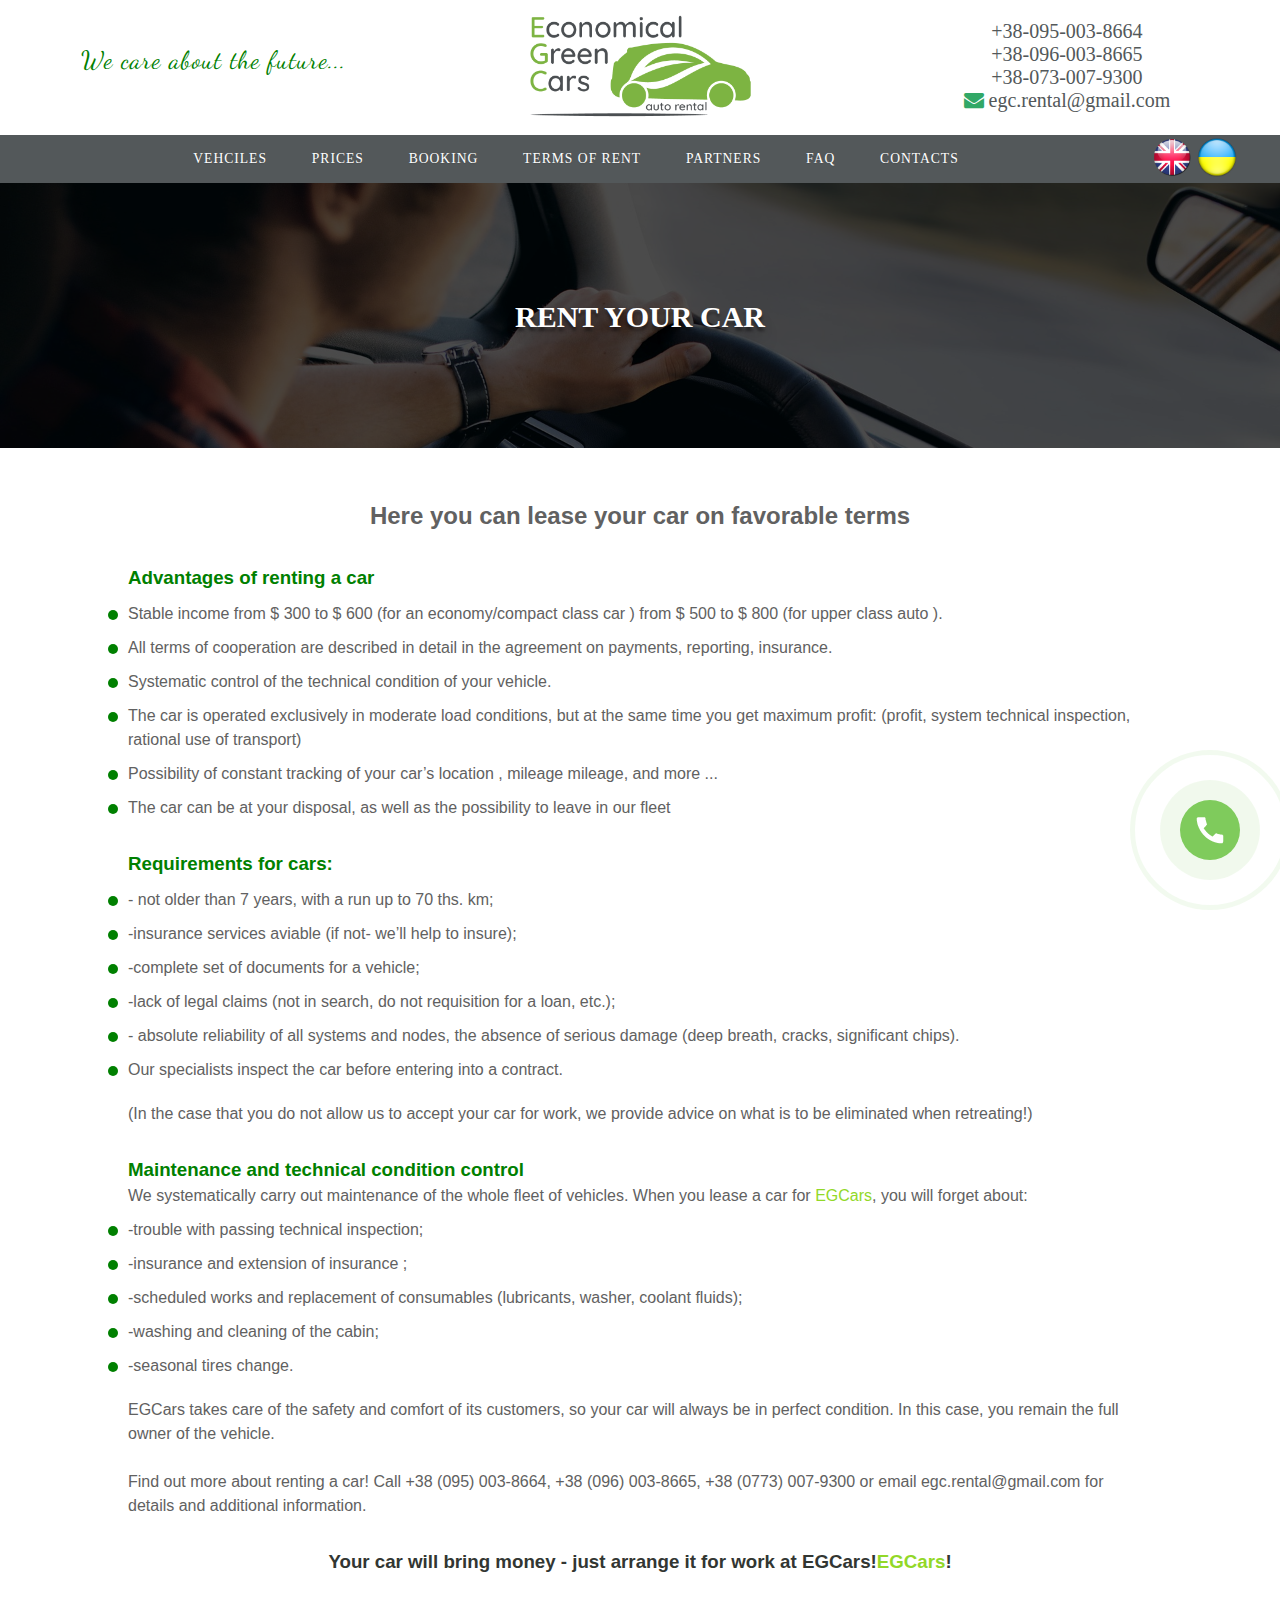
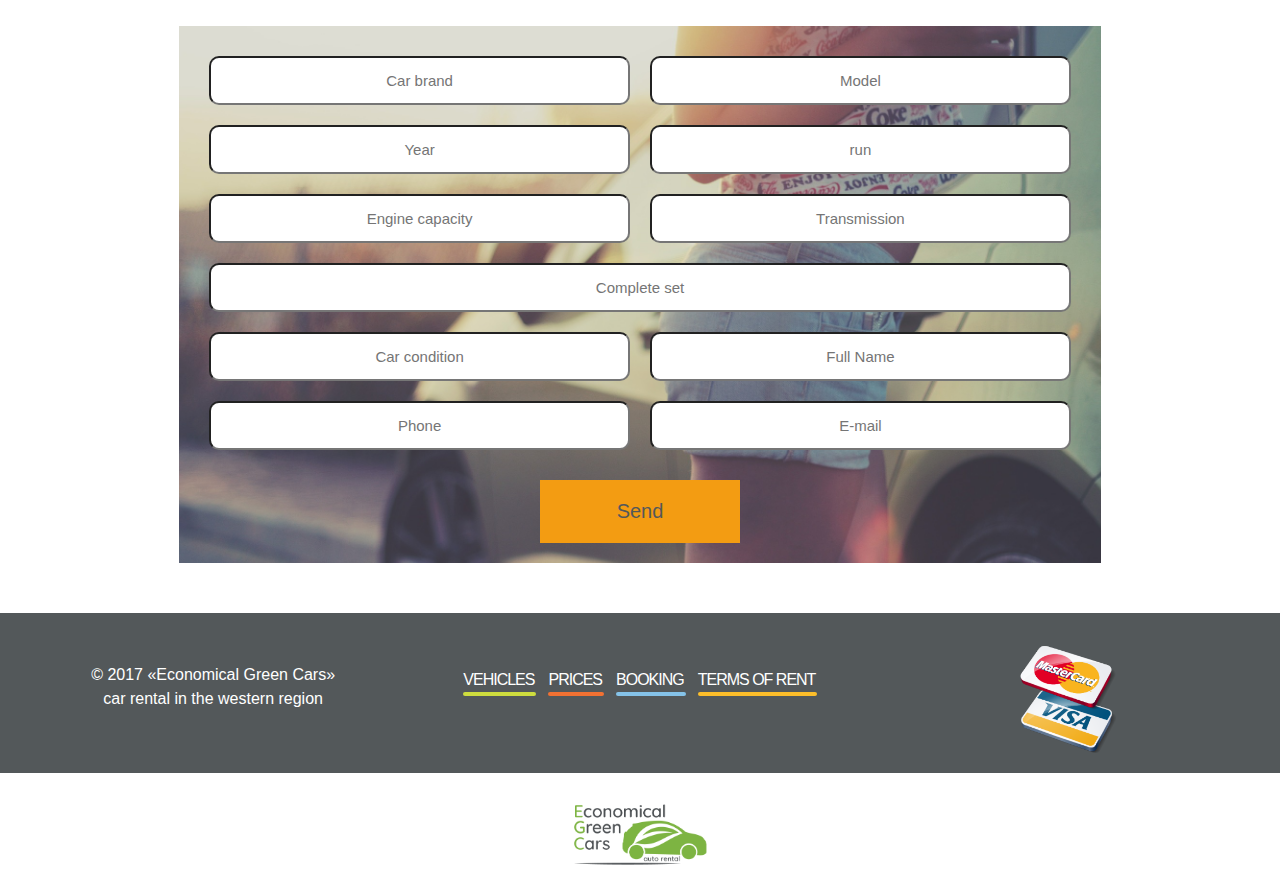
<file: partners.html>
<!DOCTYPE html>
<html lang="ua">

<head>
    <!-- Global site tag (gtag.js) - Google Analytics -->
    <script async src="https://www.googletagmanager.com/gtag/js?id=UA-112402879-1"></script>
    <script>
        window.dataLayer = window.dataLayer || [];

        function gtag() {
            dataLayer.push(arguments);
        }
        gtag('js', new Date());

        gtag('config', 'UA-112402879-1');
    </script>
    <meta name="yandex-verification" content="f122f1298ac87095" />

    <meta charset="UTF-8">
    <meta name="viewport" content="width=device-width, initial-scale=1.0">
    <meta http-equiv="X-UA-Compatible" content="ie=edge">
    <meta name="description" content="Бронювання автомобілів компанії Eg-cars. Eg-cars. Economical Green Cars. Бронювання в західному регіоні України. Забронювати авто.">
    <meta name="keywords" content=" eg-cars, egcars, парк авто, прокат авто, ореда автомобілей у Львові, бронювання ">

    <link rel="stylesheet" href="styles/main.css">
    <style>
        @import url('https://fonts.googleapis.com/css?family=Dancing+Script');
    </style>

    <link rel="stylesheet" href="font-awesome/css/font-awesome.min.css">
    <link rel="stylesheet" href="styles/jquery-ui.css">

    <script src="./js/jquery.js"></script>
    <script src="./js/jquery-ui.js"></script>




    <title>Партнерам</title>
</head>

<body>
    <header>
        <div class="lozung">
            <span class="weCare">We care about the future...</span>
        </div>
        <div class="logo-container">
            <a href="index.html"> <img class="logo" src="images/logo.png" alt="logo"></a>
        </div>
        <div class="phone-container">
            <!-- <img src="images/phone.jpg" alt="phone"> -->

            <a href="tel:+38-095-003-8664">+38-095-003-8664</a>
            <a href="tel:+38-096-003-8665">+38-096-003-8665</a>
            <a href="tel:+38-07-007-9300">+38-073-007-9300</a>
            <a href="mailto: egc.rental@gmail.com"> <i class="fa fa-envelope" aria-hidden="true"></i> egc.rental@gmail.com</a>
           
            <!-- <span>+38 096 003 8665 </span>
                <span>+38 095 003 8664 </span>
                <span> +38 073 007 9300 </span> -->
        </div>

    </header>
<div id="mobile-menu">
        <input type="checkbox" id="drawer-toggle" name="drawer-toggle" />
        <label for="drawer-toggle" id="drawer-toggle-label"></label>
        <nav id="drawer">
            <img class="logo" src="images/logo.png" alt="logo">
             <div class="flag-container">
                <a href="http://en.egcars.com.ua/partners.html"> <img class="flag" width="50px" src="images/britain.png"></a>
                <a href="http://egcars.com.ua/partners.html"> <img class="flag" width="50px" src="images/ua.png"></a>
            </div>
            <ul>
                <li><a href="park.html">VEHCILES</a></li>
                <hr>
                <li><a href="price.html">PRICES</a></li>
                <hr>
                <li><a href="booking.html">BOOKING</a></li>
                <hr>
                <li><a href="conditions.html">TERMS OF RENT</a></li>
                <hr>
                <li><a href="partners.html">PARTNERS</a></li>
                <hr>
                <li><a href="faq.html">FAQ</a></li>
                <hr>
                <li><a href="contact.html">CONTACTS</a></li>

            </ul>

            <div class="phone-container">
               
                <span>+38 096 003 8665 </span>
                <span>+38 095 003 8664 </span>
                <span> +38 073 007 9300 </span>
            </div>
        </nav>
    </div>

   <nav class="main-nav" role="navigation">
        <ul>
            <li>
                <a href="park.html">
                    <div>
                       VEHCILES

                    </div>
                </a>
                <div>
                    <ul>
                        <li>
                            <a href="park.html">Smart</a>
                        </li>
                        <li><a href="park.html">Class A</a></li>
                        <li><a href="park.html">Class B</a></li>
                        <li><a href="park.html">Universal</a></li>
                        <li><a href="park.html">Electric</a></li>

                    </ul>
                </div>
            </li>
            <li>
                <a href="price.html">
                    <div>
                        PRICES

                    </div>
                </a>
            </li>

            <li>
                <a href="booking.html">
                    <div>
                        BOOKING

                    </div>
                </a>
            </li>
            <li>
                <a href="conditions.html">
                    <div>
                        TERMS OF RENT

                    </div>
                </a>
            </li>
            <li>
                <a href="partners.html">
                    <div>
                        PARTNERS

                    </div>
                </a>
            </li>
            <li>
                <a href="faq.html">
                    <div>
                        FAQ

                    </div>
                </a>
            </li>
            <li>
                <a href="contact.html">
                    <div>
                        CONTACTS

                    </div>
                </a>
            </li>
              </ul>
               <div class="flag-container">
            <a href="http://en.egcars.com.ua/partners.html"> <img class="flag" src="images/britain.png"></a>
            <a href="http://egcars.com.ua/partners.html"> <img class="flag" src="images/ua.png"></a>
        </div>
    </nav>
    <div class="partners-img">
        <h1 class="h1">RENT YOUR CAR </h1>
    </div>


    <div class=" partners-wrapper">

        <div class="partners-text">
            <h2>Here you can lease your car on favorable terms</h2>
        </div>
        <div class="partners-description">
            <h3>Advantages of renting a car </h3>
            <ul>
                <li> Stable income from $ 300 to $ 600 (for an economy/compact class car ) from $ 500 to $ 800 (for upper class auto ).
                </li>
                <li>All terms of cooperation are described in detail in the agreement on payments, reporting, insurance. </li>
                <li>Systematic control of the technical condition of your vehicle.
                </li>
                <li> The car is operated exclusively in moderate load conditions, but at the same time you get maximum profit: (profit, system technical inspection, rational use of transport) </li>
                <li> Possibility of constant tracking of your car’s location , mileage mileage, and more ... </li>
                <li>The car can be at your disposal, as well as the possibility to leave in our fleet </li>
            </ul>
            <h3>Requirements for cars:
            </h3>
            <ul>
                <li> - not older than 7 years, with a run up to 70 ths. km;
                </li>
                <li> -insurance services aviable (if not- we’ll help to insure);
                </li>
                <li> -complete set of documents for a vehicle;

                </li>
                <li> -lack of legal claims (not in search, do not requisition for a loan, etc.); </li>
                <li> - absolute reliability of all systems and nodes, the absence of serious damage (deep breath, cracks, significant chips).
                </li>
                <li>Our specialists inspect the car before entering into a contract.
                </li>
            </ul>
            <p>(In the case that you do not allow us to accept your car for work, we provide advice on what is to be eliminated when retreating!)
            </p>
            <h3>Maintenance and technical condition control
            </h3>
            <p>We systematically carry out maintenance of the whole fleet of vehicles. When you lease a car for <span style="color: rgb(146, 216, 40);">EGCars</span>, you will forget about:
            </p>
            <ul>
                <li> -trouble with passing technical inspection;

                </li>
                <li> -insurance and extension of insurance ;

                </li>
                <li>-scheduled works and replacement of consumables (lubricants, washer, coolant fluids);
                </li>
                <li>-washing and cleaning of the cabin;
                </li>
                <li> -seasonal tires change.
                </li>

            </ul>
            <p>EGCars takes care of the safety and comfort of its customers, so your car will always be in perfect condition. In this case, you remain the full owner of the vehicle.
            </p>
            <br>
            <p>Find out more about renting a car! Call +38 (095) 003-8664, +38 (096) 003-8665, +38 (0773) 007-9300 or email egc.rental@gmail.com for details and additional information.

            </p>
            <h3 class="h3-down">Your car will bring money - just arrange it for work at EGCars!<span style="color: rgb(146, 216, 40);">EGCars</span>!
            </h3>


        </div>
        <div class="form-and-text">
            <form id="partners-form" method="POST">
                <div class="row">
                    <input type="text" required placeholder="Car brand" name="Виберіть марку" id="">

                    <input type="text" required placeholder="Model" name="marka" id="">
                </div>

                <div class=" row">
                    <input type="text" required placeholder="Year" name="year" id="">

                    <input type="text" required placeholder="run" name="run" id="">
                </div>

                <div class="row">
                    <input type="text" required placeholder="Engine capacity" name="engine" id="">

                    <input type="text" required placeholder="Transmission" name="transmission" id="">

                </div>
                <div class="row">
                    <input type="text" required placeholder="Complete set" name="completeSet" id="">
                </div>

                <div class="row">
                    <input type="text" required placeholder="Car condition" name="carCondition" id="">
                    <input type="text" required required placeholder="Full Name" name="fio" id="">
                </div>
                <div class="row">
                    <input type="text" required placeholder="Phone" name="phone" id="">
                    <input type="text" required placeholder="E-mail" name="email" id="">
                </div>

                <div class="sub-main">
                    <button type="submit" id="submit" class="button-three">Send</button>
                </div>
                <!-- <button type="submit" id="submit" class="big-button">Відправити</button> -->

            </form>

        </div>

    </div>



    <footer>
        <div class="footer-copyright">
            <p>© 2017 «Economical Green Cars»</p>
            <p>car rental in the western region</p>
        </div>
       <ul class="nav-list">
            <li class="download "><a href="park.html">VEHICLES</a></li>
            <li class="features"><a href="price.html">PRICES</a></li>
            <li class="method"><a href="booking.html">BOOKING</a></li>
            <li class="purchase"><a href="conditions.html">TERMS OF RENT</a></li>
        </ul>


        <div class="cards">
            <img src="images/visamastercard.png" alt="visa">
        </div>

    </footer>
    <div class="footer-bottom">
        <div class="footer-logo">
            <img class="logo" src="images/logo.png" width="150px">
        </div>
    </div>



    <div class='phone'>
        <a href="#" id="btn-modal" class="">
            <div class="quick-alo-ph-circle"></div>
            <div class="quick-alo-ph-circle-fill"></div>
            <div class="quick-alo-ph-img-circle"></div>
        </a>
    </div>

    <!-- Trigger/Open The Modal -->


    <!-- The Modal -->
    <div id="modal-js" class="modal-js">

        <!-- Modal content -->
        <div class="modal-phone-box">
            <div class="modal-phone-header">
                <span class="modalClose">&times;</span>
                <!-- <h2 class="modal-heading">Бронюйте</h2> -->
                <img src="images/logo.png" class="modal-header__logo" alt="Logo">
            </div>
            <div class="modal-phone-body">

                <div>
                    <a class="modal-phone-body__numbers" href="tel:+38-095-003-8664">+38-095-003-8664</a>
                </div>
                <div>
                    <a class="modal-phone-body__numbers" href="tel:+38-096-003-8665">+38-096-003-8665</a>
                </div>
                <div>
                    <a class="modal-phone-body__numbers" href="tel:+38-07-007-9300">+38-073-007-9300</a>
                </div>


            </div>

            <div class="modal-phone-footer"></div>

        </div>

    </div>
    <script>
        // Get the modal
        var modalWindow = document.getElementById('modal-js');

        // Get the button that opens the modal
        var modalBtn = document.getElementById("btn-modal");

        // Get the <span> element that closes the modal
        var modalSpan = document.getElementsByClassName("modalClose")[0];

        // When the user clicks on the button, open the modal 
        modalBtn.onclick = function () {
            modalWindow.style.display = "block";
        }

        // When the user clicks on <span> (x), close the modal
        modalSpan.onclick = function () {
            modalWindow.style.display = "none";
        }

        // When the user clicks anywhere outside of the modal, close it
        window.onclick = function (event) {
            if (event.target == modalWindow) {
                modalWindow.style.display = "none";
            }
        }
    </script>


    <script src="./js/send-partners-form.js"></script>


</body>

</html>
</file>
<file: styles/main.css>
@charset "UTF-8";
* {
  margin: 0;
  padding: 0; }

ul li {
  list-style: none; }

a {
  text-decoration: none; }

hr {
  border: 0;
  height: 1px;
  background-image: linear-gradient(to right, rgba(0, 0, 0, 0), rgba(0, 0, 0, 0.75), rgba(0, 0, 0, 0)); }

header {
  height: 100px;
  display: flex; }
  header .lozung {
    width: 33.3%;
    text-align: center;
    font-family: "Dancing Script", cursive;
    font-size: 25px;
    color: green;
    letter-spacing: 1px;
    display: block;
    position: relative;
    top: 45px; }
  header .logo-container {
    position: relative;
    bottom: 30px;
    width: 33.3%;
    margin: 0 auto; }
    header .logo-container .logo {
      width: 250px;
      margin: 0 auto;
      display: block;
      top: 10px;
      position: relative; }
  header .phone-container {
    display: flex;
    flex-direction: column;
    width: 33.3%;
    text-align: center;
    color: #53585a;
    font-size: 20px;
    margin-top: 20px; }
    header .phone-container a {
      color: #53585a; }
      header .phone-container a i {
        color: #32a867; }
    header .phone-container img {
      width: 50px;
      margin: 0 auto; }

.main-nav {
  width: 100%;
  display: flex; }

.main-nav > ul {
  width: 90%;
  display: flex;
  flex-wrap: wrap;
  justify-content: center;
  list-style: none;
  margin: 0;
  padding: 0;
  background-color: #53585a;
  z-index: 1;
  position: relative;
  top: 35px; }

.main-nav .flag-container {
  width: 10%;
  /* display: flex; */
  display: flex;
  flex-wrap: wrap;
  list-style: none;
  margin: 0;
  padding: 0;
  background-color: #53585a;
  z-index: 1;
  position: relative;
  top: 35px; }
.main-nav .flag {
  width: 40px;
  margin-right: 5px; }

.main-nav a {
  align-self: center; }

nav > ul > li {
  flex: 0 1 auto;
  margin: 0;
  padding: 0;
  position: relative;
  transition: all linear 0.1s; }

nav > ul > li:hover {
  background: #6e9c38;
  transition-duration: 1s;
  transition-timing-function: ease; }

nav > ul > li a + div {
  background: #7db442;
  border-radius: 0 0 2px 2px;
  box-shadow: 0 3px 1px rgba(0, 0, 0, 0.05);
  display: none;
  font-size: 1rem;
  position: absolute;
  width: 133px !important;
  z-index: 2111; }

nav > ul > li:hover a + div {
  display: block; }

nav > ul > li a + div > ul {
  list-style-type: none; }

nav > ul > li a + div > ul > li {
  margin: 0;
  padding: 0; }

nav > ul > li a + div > ul > li > a {
  color: rgba(255, 255, 255, 0.9);
  display: block;
  font-size: 0.75rem;
  letter-spacing: 1.5px;
  padding: 0.25rem 1.5rem;
  text-decoration: none;
  text-transform: uppercase; }

nav > ul > li a + div > ul > li:hover > a {
  background-color: rgba(0, 0, 0, 0.15); }

nav > ul > li > a {
  align-items: center;
  color: #fff;
  display: flex;
  font-size: 0.85rem;
  font-weight: 200;
  letter-spacing: 1px;
  padding: 1rem 1.4rem;
  text-decoration: none;
  text-shadow: 0 1px 1px rgba(0, 0, 0, 0.1);
  transition: all linear 0.1s; }

nav > ul > li > a > div > span {
  color: rgba(255, 255, 255, 0.75);
  display: block;
  font-family: Georgia, "Times New Roman", Times, serif;
  font-size: 0.7rem;
  font-style: italic;
  line-height: 1rem;
  max-width: 260px; }

@media (min-width: 990px) {
  nav > ul > li > a {
    max-width: 500px; }

  nav > ul > li > a > div > span {
    margin: 4px 0 0; } }
/*  Menu for small screen */
#mobile-menu {
  display: none;
  z-index: 2; }

* {
  -webkit-box-sizing: border-box;
  -moz-box-sizing: border-box;
  -o-box-sizing: border-box;
  box-sizing: border-box; }

#drawer {
  /* adds animation for all transitions */
  -webkit-transition: 0.25s ease-in-out;
  -moz-transition: 0.25s ease-in-out;
  -o-transition: 0.25s ease-in-out;
  transition: 0.25s ease-in-out;
  margin: 0;
  padding: 0;
  -webkit-text-size-adjust: none;
  z-index: 102; }
  #drawer .phone-container {
    margin-top: 50px;
    display: flex;
    flex-direction: column;
    text-align: center; }
    #drawer .phone-container img {
      width: 50px;
      margin: 0 auto; }

/* Makes sure that everything is 100% height */
html,
body {
  height: 100%;
  background: white; }

/* gets the actual input out of the way; 
    we're going to style the label instead */
#drawer-toggle {
  position: absolute;
  opacity: 0; }

#drawer-toggle-label {
  -webkit-touch-callout: none;
  -webkit-user-select: none;
  -khtml-user-select: none;
  -moz-user-select: none;
  -ms-user-select: none;
  user-select: none;
  left: 0px;
  top: 15px;
  height: 50px;
  width: 50px;
  display: block;
  position: fixed;
  background: rgba(255, 255, 255, 0);
  z-index: 1; }

/* adds our "hamburger" menu icon */
#drawer-toggle-label:before {
  content: "";
  display: block;
  position: absolute;
  height: 2px;
  width: 24px;
  background: #8d8d8d;
  left: 13px;
  top: 18px;
  box-shadow: 0 6px 0 #8d8d8d, 0 12px 0 #8d8d8d; }

/* drawer menu pane - note the 0px width */
#drawer {
  font-family: -apple-system, BlinkMacSystemFont, "Segoe UI", Roboto, "Helvetica Neue", Arial, sans-serif;
  font-size: 1rem;
  font-weight: 400;
  line-height: 1.5;
  color: #616161;
  background-color: #fff;
  position: fixed;
  top: 0;
  left: -300px;
  height: 100%;
  width: 300px;
  background: white;
  overflow-x: hidden;
  overflow-y: scroll;
  padding: 20px;
  -webkit-overflow-scrolling: touch; }
  #drawer .flag-container {
    width: 100%;
    display: flex;
    justify-content: center; }

/* checked styles (menu open state) */
#drawer-toggle:checked ~ #drawer-toggle-label {
  height: 100%;
  width: calc(100% - 300px);
  background: rgba(255, 255, 255, 0.8); }

#drawer-toggle:checked ~ #drawer-toggle-label,
#drawer-toggle:checked ~ header {
  left: 300px; }

#drawer-toggle:checked ~ #drawer {
  left: 0px; }

#drawer-toggle:checked ~ #page-content {
  margin-left: 300px; }

/* Menu item styles */
#drawer ul {
  list-style-type: none;
  display: flex;
  flex-direction: column;
  display: -webkit-flex;
  -webkit-flex-direction: column; }

#drawer ul a {
  display: block;
  padding: 10px;
  color: #252424;
  text-decoration: none;
  text-align: center; }

#drawer ul a:hover {
  color: white; }

/* Responsive MQ */
@media all and (max-width: 350px) {
  #drawer-toggle:checked ~ #drawer-toggle-label {
    height: 100%;
    width: 50px; }

  #drawer-toggle:checked ~ #drawer-toggle-label,
  #drawer-toggle:checked ~ header {
    left: calc(100% - 50px); }

  #drawer-toggle:checked ~ #drawer {
    width: calc(100% - 50px);
    padding: 20px; }

  #drawer-toggle:checked ~ #page-content {
    margin-left: calc(100% - 50px); } }
@media screen and (max-width: 992px) {
  #main-nav {
    display: none; }

  #mobile-menu {
    display: block; }

  .logo {
    width: 200px;
    left: 0;
    display: block;
    margin: 10px auto; } }
@media screen and (max-width: 500px) {
  h1 {
    line-height: 48px;
    font-size: 38px; } }
.swiper-container {
  width: 100%;
  height: 100%;
  margin-left: auto;
  margin-right: auto;
  z-index: 0 !important; }

.swiper-container img {
  width: 100%;
  height: auto; }

.swiper-slide {
  text-align: center;
  font-size: 18px;
  background: #fff;
  /* Center slide text vertically */
  display: -webkit-box;
  display: -ms-flexbox;
  display: -webkit-flex;
  display: flex;
  -webkit-box-pack: center;
  -ms-flex-pack: center;
  -webkit-justify-content: center;
  justify-content: center;
  -webkit-box-align: center;
  -ms-flex-align: center;
  -webkit-align-items: center;
  align-items: center; }

.swiper-wrapper {
  z-index: 0 !important; }

.swiper-container {
  position: relative; }

.book {
  background: -webkit-linear-gradient(left, #84c3e9, #84c3e9);
  background: linear-gradient(to right, #535859, #7db442);
  color: white;
  padding-left: 35px;
  padding-right: 35px;
  padding-top: 35px;
  padding-bottom: 50px;
  width: 350px;
  left: 30%;
  top: 50%;
  transform: translate(-50%, -50%);
  position: absolute;
  box-shadow: 0 15px 40px rgba(0, 0, 0, 0.22);
  -moz-border-radius: 7px;
  -webkit-border-radius: 7px;
  z-index: 11111; }
  .book-form {
    display: flex;
    flex-direction: column;
    width: 100%;
    margin: 0 auto; }
    .book-form__input {
      position: relative;
      width: 100%;
      box-sizing: border-box;
      height: 34px;
      position: relative;
      z-index: 2;
      padding: 5px 5px 5px 10px;
      font-size: 14px;
      line-height: 1;
      color: #777;
      border-radius: 0;
      cursor: pointer;
      outline: none;
      appearance: none;
      -moz-appearance: none;
      -webkit-appearance: none; }
    .book-form__select {
      position: relative;
      bottom: 1px;
      font-size: 22px;
      line-height: 1.25;
      color: #495057;
      background-color: #fffef6;
      font-weight: 300;
      border: 3px solid rgba(0, 0, 0, 0.15);
      transition: border-color ease-in-out 0.15s, box-shadow ease-in-out 0.15s; }
    .book-form__button {
      text-transform: uppercase;
      text-decoration: none;
      padding: 10px 20px;
      margin-top: 30px;
      display: inline-block;
      transition: all 0.2s;
      position: relative;
      border: none;
      cursor: pointer;
      background-color: #fff;
      color: #777;
      animation: moveInBottom 0.5s ease-out 0.75s;
      animation-fill-mode: backwards; }
      .book-form__button::after {
        content: "";
        display: inline-block;
        height: 100%;
        width: 100%;
        position: absolute;
        top: 0;
        left: 0;
        z-index: -1;
        transition: all 0.4s; }
      .book-form__button:hover {
        transform: translateY(-3px);
        box-shadow: 0 10px 20px black; }
        .book-form__button:hover::after {
          transform: scaleX(1.4) scaleY(1.6);
          opacity: 0; }
      .book-form__button--white {
        width: 100%;
        background-color: yellow;
        height: 34px;
        text-align: center;
        line-height: 14px;
        color: #535859; }
        .book-form__button--white::after {
          background-color: yellow; }
      .book-form__button {
        animation: moveInBottom 0.5s ease-out 0.75s;
        animation-fill-mode: backwards; }
@keyframes moveInBottom {
  0% {
    opacity: 0;
    transform: translateY(3rem); }
  100% {
    opacity: 1;
    transform: translate(0); } }
  .book .icon-calendar,
  .book .icon-clock {
    position: relative;
    bottom: 3px;
    padding: 4px; }
  .book-label {
    font-size: 18px;
    margin: 20px 0;
    text-align: center; }
  .book-heading {
    text-align: center;
    margin-bottom: 20px;
    display: block;
    font-size: 25px;
    font-weight: 200;
    letter-spacing: 1.5px; }
  .book-city {
    font-family: inherit;
    color: inherit;
    font-size: 20px;
    padding: 1.5rem 2rem;
    border-radius: 2px;
    background-color: #2b2b2b;
    margin: 0 auto;
    /* width: 90%; */
    display: block;
    /* border: none; */
    transition: all 0.3s; }
  .book-dateAndTime-wrapper {
    width: 100%;
    display: flex;
    flex-direction: column; }
  .book-date {
    width: 100%;
    display: flex;
    margin-bottom: 30px; }
  .book-time {
    display: flex;
    width: 100%; }

.styled-select__city {
  position: relative;
  width: 100%;
  height: 34px;
  overflow: hidden;
  background: #fff; }

.styled-time {
  width: 100%;
  position: relative;
  margin-left: 3px;
  height: 34px;
  overflow: hidden;
  background: #fff; }

.conditions-wrapper {
  margin-top: 50px;
  width: 100%;
  font-family: -apple-system, BlinkMacSystemFont, "Segoe UI", Roboto, "Helvetica Neue", Arial, sans-serif;
  font-size: 1rem;
  font-weight: 400;
  line-height: 1.5;
  color: #616161;
  background-color: #fff;
  position: relative; }
  .conditions-wrapper h2 {
    text-align: center; }
  .conditions-wrapper .conditions {
    width: 90%;
    margin: 0 auto;
    display: flex;
    margin-top: 50px; }
    .conditions-wrapper .conditions h3 {
      text-align: center;
      margin-top: 20px; }
    .conditions-wrapper .conditions .documents {
      width: 50%;
      text-align: center; }
      .conditions-wrapper .conditions .documents img {
        width: 80px;
        margin: 0 auto;
        display: block; }
      .conditions-wrapper .conditions .documents ul {
        margin-top: 8px; }
    .conditions-wrapper .conditions .payment {
      width: 50%;
      text-align: center; }
      .conditions-wrapper .conditions .payment img {
        width: 100px;
        margin: 0 auto;
        display: block; }
      .conditions-wrapper .conditions .payment ul {
        margin-top: 8px; }

@media screen and (max-width: 992px) {
  .swiper-container {
    height: 515px; }

  .swiper-container img {
    height: 515px; }

  .book {
    width: 90%;
    left: 50%; }
    .book-form__input {
      width: 100%; }
    .book-form__select {
      width: 100%; }
    .book-form__button {
      padding: 10px 10px; } }
.styled-select__city::after,
.styled-time::after {
  z-index: 1;
  content: "";
  position: absolute;
  top: 50%;
  right: 10px;
  -webkit-transform: translateY(-50%);
  transform: translateY(-50%);
  border-top: 7px solid #58ff18;
  border-left: 7px solid transparent;
  border-right: 7px solid transparent; }

.styled-select__city select,
.styled-time select {
  position: relative;
  z-index: 2;
  width: 100%;
  background: transparent;
  height: 34px;
  padding: 5px 5px 5px 10px;
  font-size: 14px;
  line-height: 1;
  color: #777;
  border: 0;
  border-radius: 0;
  cursor: pointer;
  outline: none;
  appearance: none;
  -moz-appearance: none;
  -webkit-appearance: none; }

.partners-img {
  background-image: url("../images/partner1.jpg");
  background-size: cover;
  background-color: rgba(0, 0, 0, 0.7);
  background-blend-mode: darken;
  height: 300px; }
  .partners-img h1 {
    color: white;
    top: 80px;
    position: relative;
    color: white;
    text-align: center;
    font-size: 30px;
    text-shadow: 0px 4px 3px rgba(0, 0, 0, 0.4), 0px 8px 13px rgba(0, 0, 0, 0.1), 0px 18px 23px rgba(0, 0, 0, 0.1);
    padding-top: 220px;
    position: absolute;
    margin: 0 auto;
    width: 100%; }

.partners-wrapper {
  width: 90%;
  padding-left: 10%;
  font-family: -apple-system, BlinkMacSystemFont, "Segoe UI", Roboto, "Helvetica Neue", Arial, sans-serif;
  font-size: 1rem;
  font-weight: 400;
  line-height: 1.5;
  color: #616161;
  background-color: #fff; }
  .partners-wrapper h2 {
    text-align: center; }
  .partners-wrapper .partners-text {
    margin-top: 50px; }
  .partners-wrapper .partners-description .h3-down {
    text-align: center;
    color: #323632; }
  .partners-wrapper .partners-description h3 {
    margin-top: 30px;
    color: green; }
  .partners-wrapper .partners-description ul {
    margin-bottom: 20px; }
  .partners-wrapper .partners-description li::before {
    content: "";
    display: block;
    position: relative;
    /* left: 70px; */
    right: 20px;
    top: 18px;
    width: 10px;
    height: 10px;
    background: green;
    border-radius: 50%;
    box-sizing: border-box; }
  .partners-wrapper .form-and-text {
    margin-top: 50px;
    margin-bottom: 50px; }
    .partners-wrapper .form-and-text form {
      background-image: url("../images/partner.jpg");
      background-size: cover;
      background-position: center;
      width: 90%;
      margin: 0 auto;
      padding: 20px; }
      .partners-wrapper .form-and-text form .sub-main {
        display: flex;
        margin-top: 20px;
        justify-content: center;
        /*Button Three*/ }
        .partners-wrapper .form-and-text form .sub-main .button-three {
          position: relative;
          background-color: #f39c12;
          border: none;
          padding: 20px;
          width: 200px;
          color: #53585a;
          font-size: 20px;
          text-align: center;
          -webkit-transition-duration: 0.4s;
          /* Safari */
          transition-duration: 0.4s;
          text-decoration: none;
          overflow: hidden; }
        .partners-wrapper .form-and-text form .sub-main .button-three:hover {
          background: #fff;
          box-shadow: 0px 2px 10px 5px #97b1bf;
          color: #000; }
        .partners-wrapper .form-and-text form .sub-main .button-three:after {
          content: "";
          background: #f1c40f;
          display: block;
          position: absolute;
          padding-top: 300%;
          padding-left: 350%;
          margin-left: -20px !important;
          margin-top: -120%;
          opacity: 0;
          transition: all 0.8s; }
        .partners-wrapper .form-and-text form .sub-main .button-three:active:after {
          padding: 0;
          margin: 0;
          opacity: 1;
          transition: 0s; }
      .partners-wrapper .form-and-text form .row {
        display: flex; }
      .partners-wrapper .form-and-text form input {
        width: 100%;
        display: block;
        padding: 14px 0;
        border-radius: 10px;
        margin: 10px;
        text-align: center;
        font-size: 15px;
        color: black;
        transition: border-color ease-in-out 0.15s, box-shadow ease-in-out 0.15s; }

.partners-footer {
  margin-top: 0; }

@media screen and (max-width: 992px) {
  .partners-img h1 {
    top: 120px; }

  .partners-wrapper {
    width: 100%;
    padding-left: 0; }
    .partners-wrapper .partners-description {
      margin: 0px 10px 10px 40px; }
    .partners-wrapper .form-and-text {
      width: 100%;
      margin-bottom: 0; }
      .partners-wrapper .form-and-text form {
        width: 100%; } }
footer {
  width: 100%;
  margin-top: 50px;
  padding-top: 50px;
  background-color: #53585a;
  display: flex; }
  footer .footer-copyright {
    width: 33.3%;
    font-family: -apple-system, BlinkMacSystemFont, "Segoe UI", Roboto, "Helvetica Neue", Arial, sans-serif;
    font-size: 1rem;
    font-weight: 400;
    line-height: 1.5;
    color: white;
    top: 70px;
    text-align: center; }
  footer .nav-list {
    top: 70px;
    text-align: center;
    width: 33.3%; }
  footer .nav-list a {
    text-decoration: none;
    transition: color 0.3s ease-out;
    color: inherit; }
  footer .nav-list li {
    font-family: -apple-system, BlinkMacSystemFont, "Segoe UI", Roboto, "Helvetica Neue", Arial, sans-serif;
    font-size: 1rem;
    font-weight: 400;
    line-height: 1.5;
    color: white;
    position: relative;
    position: relative;
    display: inline-block;
    margin: 5px;
    letter-spacing: -1px; }
  footer .download:after,
  footer .download:before,
  footer .download a:after,
  footer .download a:before {
    background-color: #cedd3e; }
  footer .download:hover {
    color: #cedd3e; }
  footer .features:after,
  footer .features:before,
  footer .features a:after,
  footer .features a:before {
    background-color: #f27132; }
  footer .features:hover {
    color: #f27132; }
  footer .method:after,
  footer .method:before,
  footer .method a:after,
  footer .method a:before {
    background-color: #85c3e9; }
  footer .method:hover {
    color: #85c3e9; }
  footer .purchase:after,
  footer .purchase:before,
  footer .purchase a:after,
  footer .purchase a:before {
    background-color: #fdbe2a; }
  footer .purchase:hover {
    color: #fdbe2a; }
  footer .nav-list li:after,
  footer .nav-list li:before,
  footer .nav-list a:before,
  footer .nav-list a:after {
    position: absolute;
    content: "";
    border-radius: 4px; }
  footer .nav-list li:after,
  footer .nav-list li:before {
    bottom: -4px;
    height: 4px; }
  footer .nav-list li:not(.selected):before {
    left: 0;
    right: -2px; }
  footer .nav-list li.selected:after {
    left: 0;
    right: 39px; }
  footer .nav-list li.selected:before {
    right: -2px;
    width: 13px; }
  footer .nav-list .selected a:before {
    height: 22px;
    width: 4px;
    bottom: -22px;
    right: 7px; }
  footer .nav-list .selected a:after {
    height: 4px;
    width: 40px;
    bottom: -13px;
    right: 5px;
    transform: rotate(30deg); }
  footer .cards {
    width: 33.3%;
    margin: 0 auto;
    bottom: 20px;
    display: block;
    position: relative; }
    footer .cards img {
      width: 100px;
      top: 50px;
      margin: 0 auto;
      display: block; }

.footer-bottom {
  width: 100%;
  background-color: white;
  display: flex; }
  .footer-bottom .footer-phone {
    width: 33.3%;
    margin: 0 auto;
    text-align: center;
    font-family: -apple-system, BlinkMacSystemFont, "Segoe UI", Roboto, "Helvetica Neue", Arial, sans-serif;
    font-size: 1rem;
    font-weight: 400;
    line-height: 1.5; }
    .footer-bottom .footer-phone img {
      width: 70px; }
  .footer-bottom .footer-logo {
    width: 33.3%;
    margin: 0 auto; }
    .footer-bottom .footer-logo img {
      width: 150px;
      margin: 0 auto;
      display: block;
      margin-top: 10px; }
  .footer-bottom .footer-social {
    width: 33.3%;
    margin: 0 auto; }
    .footer-bottom .footer-social img {
      display: block;
      margin: 0 auto; }

@media screen and (max-width: 992px) {
  header {
    margin-bottom: 120px;
    flex-direction: column; }
    header .phone-container {
      display: none; }
    header .logo-container {
      width: 100%;
      position: static; }
    header .lozung {
      width: 100%;
      position: static; }

  .swiper-container {
    height: auto;
    margin-top: 25px !important; }

  .main-nav {
    display: none; }

  .conditions {
    width: 100%;
    flex-direction: column;
    margin: 0 auto; }

  .documents {
    width: 100% !important;
    margin: 0 auto; }

  .payment {
    width: 100% !important;
    margin: 0 auto; }
    .payment img {
      margin-top: 40px !important; }

  footer {
    flex-direction: column; }

  footer .footer-copyright {
    width: 100%;
    padding: 20px; }

  footer .nav-list {
    width: 100%;
    padding: 20px; }

  footer .cards {
    width: 100%;
    bottom: 0;
    padding: 20px; } }
.conditions-image {
  width: 100%;
  height: 400px; }
  .conditions-image .conditions-h1 {
    color: white;
    text-align: center;
    font-size: 50px;
    text-shadow: 0px 4px 3px rgba(0, 0, 0, 0.4), 0px 8px 13px rgba(0, 0, 0, 0.1), 0px 18px 23px rgba(0, 0, 0, 0.1);
    padding-top: 220px;
    position: absolute;
    margin: 0 auto;
    width: 100%; }

.conditions-wrapper-block {
  width: 90%;
  margin-top: 150px;
  padding-left: 10%;
  font-family: -apple-system, BlinkMacSystemFont, "Segoe UI", Roboto, "Helvetica Neue", Arial, sans-serif;
  font-size: 1rem;
  font-weight: 400;
  line-height: 1.5;
  color: #616161;
  background-color: #fff; }
  .conditions-wrapper-block p {
    padding-bottom: 20px; }
  .conditions-wrapper-block ul {
    margin-bottom: 20px; }
  .conditions-wrapper-block li::before {
    content: "";
    display: block;
    position: relative;
    /* left: 70px; */
    right: 20px;
    top: 18px;
    width: 10px;
    height: 10px;
    background: green;
    border-radius: 50%;
    box-sizing: border-box; }

@media screen and (max-width: 992px) {
  .condition-main-img {
    padding-top: 57px;
    height: 350px; }

  .conditions-h1 {
    padding-top: 180px !important; }

  .conditions-wrapper-block {
    margin-top: 50px; } }
.faq-wrapper-img img {
  width: 100%;
  height: 500px; }

.wrapper {
  width: 90%;
  margin-top: 50px;
  padding-left: 10%;
  font-family: -apple-system, BlinkMacSystemFont, "Segoe UI", Roboto, "Helvetica Neue", Arial, sans-serif;
  font-size: 1rem;
  font-weight: 400;
  line-height: 1.5;
  color: #616161;
  background-color: #fff; }
  .wrapper h1 {
    text-align: center; }
  .wrapper h2 {
    margin-top: 20px; }
  .wrapper p {
    padding: 11px; }

@media screen and (max-width: 992px) {
  .faq-wrapper-img {
    padding-top: 57px; }

  .faq-img {
    height: 250px !important; } }
.price-section .h1-box {
  margin: 40px 0px;
  width: 100%;
  display: inline-block; }

.price-wrapper-img {
  display: flex;
  justify-content: center;
  margin-top: 50px;
  text-align: center; }
  .price-wrapper-img .nav-list {
    top: 70px;
    text-align: center;
    width: 33.3%; }
  .price-wrapper-img .nav-list a {
    text-decoration: none;
    transition: color 0.3s ease-out;
    color: inherit; }
  .price-wrapper-img .nav-list li {
    font-family: -apple-system, BlinkMacSystemFont, "Segoe UI", Roboto, "Helvetica Neue", Arial, sans-serif;
    font-size: 1rem;
    font-weight: 400;
    line-height: 1.5;
    color: #585656;
    position: relative;
    position: relative;
    display: inline-block;
    margin: 5px;
    letter-spacing: -1px; }
  .price-wrapper-img .download:after,
  .price-wrapper-img .download:before,
  .price-wrapper-img .download a:after,
  .price-wrapper-img .download a:before {
    background-color: #cedd3e; }
  .price-wrapper-img .download:hover {
    color: #cedd3e; }
  .price-wrapper-img .features:after,
  .price-wrapper-img .features:before,
  .price-wrapper-img .features a:after,
  .price-wrapper-img .features a:before {
    background-color: #f27132; }
  .price-wrapper-img .features:hover {
    color: #f27132; }
  .price-wrapper-img .method:after,
  .price-wrapper-img .method:before,
  .price-wrapper-img .method a:after,
  .price-wrapper-img .method a:before {
    background-color: #85c3e9; }
  .price-wrapper-img .method:hover {
    color: #85c3e9; }
  .price-wrapper-img .purchase:after,
  .price-wrapper-img .purchase:before,
  .price-wrapper-img .purchase a:after,
  .price-wrapper-img .purchase a:before {
    background-color: #fdbe2a; }
  .price-wrapper-img .purchase:hover {
    color: #fdbe2a; }
  .price-wrapper-img .coupe:after,
  .price-wrapper-img .coupe:before,
  .price-wrapper-img .coupe a:after,
  .price-wrapper-img .coupe a:before {
    background-color: #2dca5c; }
  .price-wrapper-img .coupe:hover {
    color: #3ac478; }
  .price-wrapper-img .nav-list li:after,
  .price-wrapper-img .nav-list li:before,
  .price-wrapper-img .nav-list a:before,
  .price-wrapper-img .nav-list a:after {
    position: absolute;
    content: "";
    border-radius: 4px; }
  .price-wrapper-img .nav-list li:after,
  .price-wrapper-img .nav-list li:before {
    bottom: -4px;
    height: 4px; }
  .price-wrapper-img .nav-list li:not(.selected):before {
    left: 0;
    right: -2px; }
  .price-wrapper-img .nav-list li.selected:after {
    left: 0;
    right: 39px; }
  .price-wrapper-img .nav-list li.selected:before {
    right: -2px;
    width: 13px; }
  .price-wrapper-img .nav-list .selected a:before {
    height: 22px;
    width: 4px;
    bottom: -22px;
    right: 7px; }
  .price-wrapper-img .nav-list .selected a:after {
    height: 4px;
    width: 40px;
    bottom: -13px;
    right: 5px;
    transform: rotate(30deg); }
  .price-wrapper-img .view {
    display: flex;
    flex-direction: column;
    height: 200px; }
  .price-wrapper-img .example {
    width: 150px; }
  .price-wrapper-img .micra {
    width: 200px; }
  .price-wrapper-img .ibiza {
    width: 180px; }
  .price-wrapper-img .price-h1 {
    color: white;
    text-align: center;
    font-size: 50px;
    text-shadow: 0px 4px 3px rgba(0, 0, 0, 0.4), 0px 8px 13px rgba(0, 0, 0, 0.1), 0px 18px 23px rgba(0, 0, 0, 0.1);
    padding-top: 220px;
    position: absolute;
    margin: 0 auto;
    width: 100%; }

.car-wrapper {
  display: flex;
  width: 80%;
  margin: 50px auto;
  font-family: -apple-system, BlinkMacSystemFont, "Segoe UI", Roboto, "Helvetica Neue", Arial, sans-serif;
  font-size: 1rem;
  font-weight: 400;
  line-height: 1.5;
  color: #616161;
  text-align: center; }
  .car-wrapper .car {
    width: 50%;
    margin: 0 auto;
    box-shadow: 0 19px 38px rgba(0, 0, 0, 0.3), 0 15px 12px rgba(0, 0, 0, 0.22);
    border-radius: 15px;
    padding: 10px;
    margin: 10px;
    transition: transform 0.3s; }
    .car-wrapper .car:hover {
      transform: translateY(-1.5rem) scale(1.03); }
    .car-wrapper .car table {
      margin: 0 auto; }
      .car-wrapper .car table th {
        padding: 9px;
        background-color: #89c547;
        color: white; }
        .car-wrapper .car table th .price-icon {
          width: 25px;
          height: 25px; }
      .car-wrapper .car table .silver {
        background-color: #535859;
        color: white; }
      .car-wrapper .car table .white {
        background: white;
        color: #535758; }
    .car-wrapper .car table:nth-child(odd) {
      background-color: #f9f9f9; }
  .car-wrapper img {
    height: 200px;
    display: block;
    margin: 0 auto; }

.price-h2 {
  text-align: center;
  box-shadow: 0 19px 38px rgba(0, 0, 0, 0.3), 0 15px 12px rgba(0, 0, 0, 0.22);
  border-radius: 15px;
  padding: 10px;
  width: 300px;
  margin: 30px auto;
  font-family: -apple-system, BlinkMacSystemFont, "Segoe UI", Roboto, "Helvetica Neue", Arial, sans-serif;
  font-weight: 400;
  line-height: 1.5; }

.big-clickme {
  position: relative;
  width: 100%;
  height: 5em;
  text-align: center;
  margin: 20px auto; }

.callTo {
  width: 100%;
  box-shadow: 0 5px 5px #e8cc47, 0 9px 0 #998d2e, 0px 9px 10px rgba(0, 0, 0, 0.4);
  position: relative;
  margin-bottom: 4px;
  border-bottom: 1px solid rgba(255, 255, 255, 0.2);
  background: #d2b934;
  box-sizing: border-box;
  text-align: center;
  padding: 0.5em 1.5em;
  font-size: 1.1rem;
  line-height: 1.5em;
  display: inline-block;
  vertical-align: middle;
  cursor: pointer;
  margin: 0;
  color: white;
  font-weight: 500;
  text-shadow: 0px 0px 2px rgba(0, 0, 0, 0.5);
  letter-spacing: 3px;
  transition: letter-spacing 0.2s linear; }

.callTo:active {
  top: 7px;
  box-shadow: 0 2px 0 #e85543, 0px 4px 4px rgba(0, 0, 0, 0.4), inset 0px 2px 5px rgba(0, 0, 0, 0.2); }

/*~~~~~~~~~~~~~~~~~~~~~~~~~~~~~~~~~~~~~~~~~~~~~~~~~~~~~~*/
.btn {
  width: 200px;
  height: 50px;
  border-radius: 8px;
  color: #fff;
  font-size: 22px;
  font-weight: normal;
  text-decoration: none;
  text-align: center;
  display: inline-block;
  position: relative;
  -webkit-transition-duration: 0.3s;
  transition-duration: 0.3s;
  -webkit-transition-property: -webkit-transform;
  transition-property: transform;
  -webkit-transform: translateZ(0);
  -ms-transform: translateZ(0);
  transform: translateZ(0);
  box-shadow: 0 0 1px transparent;
  -webkit-transform: translateY(-6px);
  -ms-transform: translateY(-6px);
  transform: translateY(-6px);
  -webkit-animation-name: hover;
  animation-name: hover;
  -webkit-animation-duration: 1.5s;
  animation-duration: 1.5s;
  -webkit-animation-delay: 0.3s;
  animation-delay: 0.3s;
  -webkit-animation-timing-function: linear;
  animation-timing-function: linear;
  -webkit-animation-iteration-count: infinite;
  animation-iteration-count: infinite;
  -webkit-animation-direction: alternate;
  animation-direction: alternate; }

.btn:before {
  pointer-events: none;
  position: absolute;
  z-index: -1;
  content: "";
  top: 120%;
  left: 5%;
  height: 20px;
  width: 90%;
  opacity: 0;
  background: -webkit-radial-gradient(center, ellipse, rgba(0, 0, 0, 0.35) 0%, transparent 80%);
  background: radial-gradient(ellipse at center, rgba(0, 0, 0, 0.35) 0%, rgba(0, 0, 0, 0) 80%);
  -webkit-transition-duration: 0.3s;
  transition-duration: 0.3s;
  -webkit-transition-property: -webkit-transform, opacity;
  transition-property: transform, opacity;
  opacity: 0.4;
  -webkit-transform: translateY(6px);
  -ms-transform: translateY(6px);
  transform: translateY(6px);
  -webkit-animation-name: hover-shadow;
  animation-name: hover-shadow;
  -webkit-animation-duration: 1.5s;
  animation-duration: 1.5s;
  -webkit-animation-delay: 0.3s;
  animation-delay: 0.3s;
  -webkit-animation-timing-function: linear;
  animation-timing-function: linear;
  -webkit-animation-iteration-count: infinite;
  animation-iteration-count: infinite;
  -webkit-animation-direction: alternate;
  animation-direction: alternate; }

@keyframes hover {
  50% {
    -webkit-transform: translateY(-3px);
    -ms-transform: translateY(-3px);
    transform: translateY(-3px); }
  100% {
    -webkit-transform: translateY(-6px);
    -ms-transform: translateY(-6px);
    transform: translateY(-6px); } }
@-webkit-keyframes hover-shadow {
  0% {
    -webkit-transform: translateY(6px);
    transform: translateY(6px);
    opacity: 0.4; }
  50% {
    -webkit-transform: translateY(3px);
    transform: translateY(3px);
    opacity: 1; }
  100% {
    -webkit-transform: translateY(6px);
    transform: translateY(6px);
    opacity: 0.4; } }
@keyframes hover-shadow {
  0% {
    -webkit-transform: translateY(6px);
    -ms-transform: translateY(6px);
    transform: translateY(6px);
    opacity: 0.4; }
  50% {
    -webkit-transform: translateY(3px);
    -ms-transform: translateY(3px);
    transform: translateY(3px);
    opacity: 1; }
  100% {
    -webkit-transform: translateY(6px);
    -ms-transform: translateY(6px);
    transform: translateY(6px);
    opacity: 0.4; } }
@-webkit-keyframes hover {
  50% {
    -webkit-transform: translateY(-3px);
    transform: translateY(-3px); }
  100% {
    -webkit-transform: translateY(-6px);
    transform: translateY(-6px); } }
@keyframes hover {
  50% {
    -webkit-transform: translateY(-3px);
    -ms-transform: translateY(-3px);
    transform: translateY(-3px); }
  100% {
    -webkit-transform: translateY(-6px);
    -ms-transform: translateY(-6px);
    transform: translateY(-6px); } }
@media screen and (max-width: 992px) {
  .price-wrapper-img .price-h1 {
    padding-top: 120px; }
  .price-wrapper-img img {
    height: 300px; }

  .car-wrapper {
    flex-direction: column;
    width: 100%;
    font-size: 0.7rem; }
    .car-wrapper img {
      width: 100%;
      height: 100%; }
    .car-wrapper .car {
      width: 90%;
      margin: 20px auto; }

  .price-footer {
    margin-top: 0; } }
.h1 {
  padding-top: 50px;
  color: #53585a;
  text-align: center;
  font-size: 30px;
  margin: 0 auto;
  width: 100%;
  text-align: center; }

.booking-h1 {
  padding-top: 50px;
  color: #53585a;
  text-align: center;
  font-size: 30px;
  margin: 0 auto;
  width: 100%;
  text-align: center; }

.booking-and-preview-wrapper {
  width: 100%;
  display: flex; }
  .booking-and-preview-wrapper .booking-wrapper {
    width: 60%;
    padding-top: 30px;
    margin: 0 110px;
    /*Button Two*/ }
    .booking-and-preview-wrapper .booking-wrapper #selectCar {
      width: 95%; }
    .booking-and-preview-wrapper .booking-wrapper .style90 {
      width: 90%; }
    .booking-and-preview-wrapper .booking-wrapper .style85 {
      width: 85%; }
    .booking-and-preview-wrapper .booking-wrapper .style80 {
      width: 80%; }
    .booking-and-preview-wrapper .booking-wrapper .style75 {
      width: 75%; }
    .booking-and-preview-wrapper .booking-wrapper .option {
      margin-bottom: 15px;
      display: block;
      padding: 0.5rem 0.75rem;
      font-size: 1rem;
      line-height: 1.25;
      color: #495057;
      background-color: #fff;
      background-image: none;
      background-clip: padding-box;
      border: 1px solid rgba(0, 0, 0, 0.15);
      border-radius: 0.25rem;
      transition: border-color ease-in-out 0.15s, box-shadow ease-in-out 0.15s; }
    .booking-and-preview-wrapper .booking-wrapper .receiving {
      display: flex; }
    .booking-and-preview-wrapper .booking-wrapper .form-group-title {
      background: -webkit-linear-gradient(left, #84c3e9, #84c3e9);
      background: linear-gradient(to right, #535859, #7db442);
      color: white;
      padding: 14px 0;
      border-radius: 10px;
      margin-bottom: 15px;
      text-align: center;
      letter-spacing: 2px;
      font-weight: 100;
      font-size: 20px; }
    .booking-and-preview-wrapper .booking-wrapper .form-control {
      margin-bottom: 15px;
      margin-left: 20px;
      display: block;
      width: 50%;
      padding: 0.5rem 0.75rem;
      font-size: 1rem;
      line-height: 1.25;
      color: #495057;
      background-color: #fff;
      background-image: none;
      background-clip: padding-box;
      border: 1px solid rgba(0, 0, 0, 0.15);
      border-radius: 0.25rem;
      transition: border-color ease-in-out 0.15s, box-shadow ease-in-out 0.15s; }
    .booking-and-preview-wrapper .booking-wrapper .booking-label {
      width: 100%;
      display: block;
      padding: 14px 0;
      border-radius: 10px;
      margin-bottom: 15px;
      text-align: center;
      font-size: 20px;
      transition: border-color ease-in-out 0.15s, box-shadow ease-in-out 0.15s; }
    .booking-and-preview-wrapper .booking-wrapper .hasDatepicker {
      display: block;
      margin-bottom: 15px;
      text-align: center;
      width: 50%;
      padding: 0.5rem 0.75rem;
      font-size: 1rem;
      line-height: 1.25;
      color: #495057;
      background-color: #fff;
      background-image: none;
      background-clip: padding-box;
      border: 1px solid rgba(0, 0, 0, 0.15);
      border-radius: 0.25rem;
      transition: border-color ease-in-out 0.15s, box-shadow ease-in-out 0.15s; }
    .booking-and-preview-wrapper .booking-wrapper .fa {
      position: relative;
      right: 3px;
      display: block;
      top: 3px;
      color: #7db442; }
    .booking-and-preview-wrapper .booking-wrapper .comment {
      height: 100px !important;
      padding: 10px !important;
      resize: none;
      width: 100%;
      padding: 0.5rem 0.75rem;
      font-size: 1rem;
      line-height: 1.25;
      color: #495057;
      background-color: #fff;
      background-image: none;
      background-clip: padding-box;
      border: 1px solid rgba(0, 0, 0, 0.15);
      border-radius: 0.25rem;
      transition: border-color ease-in-out 0.15s, box-shadow ease-in-out 0.15s; }
    .booking-and-preview-wrapper .booking-wrapper .button-two {
      background-color: #fdbe2a;
      font-weight: 400;
      border: none;
      width: 200px;
      transition: all 0.5s;
      margin: 0 auto;
      display: block;
      margin-top: 30px;
      padding: 14px 0;
      border-radius: 10px;
      margin-bottom: 15px;
      text-align: center;
      letter-spacing: 2px;
      font-size: 20px;
      color: white; }
    .booking-and-preview-wrapper .booking-wrapper .button-two span {
      cursor: pointer;
      display: inline-block;
      position: relative;
      transition: 0.5s; }
    .booking-and-preview-wrapper .booking-wrapper .button-two span:after {
      content: "»";
      position: absolute;
      opacity: 0;
      top: 0;
      right: -20px;
      transition: 0.5s; }
    .booking-and-preview-wrapper .booking-wrapper .button-two:hover span {
      padding-right: 25px; }
    .booking-and-preview-wrapper .booking-wrapper .button-two:hover span:after {
      opacity: 1;
      right: 0; }
  .booking-and-preview-wrapper .booking-car-preview {
    width: 40%;
    margin-top: 220px;
    margin-right: 50px;
    position: relative; }
    .booking-and-preview-wrapper .booking-car-preview .car-price {
      background: -webkit-linear-gradient(left, #84c3e9, #84c3e9);
      background: linear-gradient(to right, #535859, #7db442);
      color: white;
      padding: 14px 0;
      border-radius: 10px;
      margin-bottom: 15px;
      text-align: center;
      letter-spacing: 2px;
      font-weight: 100;
      font-size: 20px; }
    .booking-and-preview-wrapper .booking-car-preview #car {
      width: 100%; }

.email:focus {
  outline: none;
  border-bottom: 3px solid green; }

.email:focus:invalid {
  border-bottom: 3px solid yellow; }

@media screen and (max-width: 992px) {
  .h1 {
    padding-top: 0; }

  .modal .modal-content {
    width: 80%;
    height: 310px; }

  .booking-h1 {
    /* padding-top: 50px; */
    color: #fffef6;
    height: 100px;
    letter-spacing: 0.6px;
    line-height: 10px;
    /* margin-top: 50px; */
    text-align: center;
    font-size: 20px;
    margin: 60px auto;
    font-weight: 100;
    width: 100%;
    background: #53585a; }

  .booking-and-preview-wrapper {
    width: 90%;
    margin: 0 auto;
    flex-direction: column; }
    .booking-and-preview-wrapper .style75,
    .booking-and-preview-wrapper .style90,
    .booking-and-preview-wrapper .style80,
    .booking-and-preview-wrapper .style85,
    .booking-and-preview-wrapper .style95 {
      width: 100% !important; }
    .booking-and-preview-wrapper .booking-wrapper {
      width: 100%;
      margin: 0 auto; }
      .booking-and-preview-wrapper .booking-wrapper .receiving {
        width: 100% !important; }
      .booking-and-preview-wrapper .booking-wrapper .select {
        width: 100% !important; }
      .booking-and-preview-wrapper .booking-wrapper .form-control {
        width: 50% !important; }
      .booking-and-preview-wrapper .booking-wrapper .form-group-title {
        width: 100% !important; }
    .booking-and-preview-wrapper .booking-car-preview {
      width: 100%;
      margin: 0 auto; } }
.contact-img-wrapper {
  width: 100%; }
  .contact-img-wrapper .contact-img {
    background-image: url("../images/contact_img.jpg");
    background-position: right, right;
    width: 100%;
    height: 800px;
    background-size: cover; }
    .contact-img-wrapper .contact-img .adress {
      width: 400px;
      left: 100px;
      box-shadow: 0 19px 38px rgba(0, 0, 0, 0.3), 0 15px 12px rgba(0, 0, 0, 0.22);
      height: 425px;
      top: 100px;
      position: relative;
      font-family: -apple-system, BlinkMacSystemFont, "Segoe UI", Roboto, "Helvetica Neue", Arial, sans-serif;
      font-size: 1rem;
      font-weight: 400;
      line-height: 1.5;
      color: #616161;
      background: #53585a;
      opacity: 0.9; }
      .contact-img-wrapper .contact-img .adress .social {
        width: 100%;
        margin: 0 auto;
        justify-content: center;
        display: flex;
        align-items: center;
        margin-top: 10px; }
        .contact-img-wrapper .contact-img .adress .social img {
          padding: 5px;
          width: 50px; }
      .contact-img-wrapper .contact-img .adress hr {
        border: 0;
        height: 1px;
        background-image: linear-gradient(to right, rgba(0, 0, 0, 0), rgba(0, 0, 0, 0.75), rgba(0, 0, 0, 0));
        position: relative;
        top: 30px; }
      .contact-img-wrapper .contact-img .adress .cities {
        position: relative;
        top: 50px; }
      .contact-img-wrapper .contact-img .adress .operators {
        display: flex;
        width: 100%; }
        .contact-img-wrapper .contact-img .adress .operators img {
          width: 30px;
          height: 30px;
          position: relative;
          left: 50px; }
        .contact-img-wrapper .contact-img .adress .operators a {
          display: inline-block;
          position: relative;
          left: 70px;
          top: 5px;
          color: white; }
      .contact-img-wrapper .contact-img .adress h3 {
        font-size: 30px;
        color: white;
        text-align: center; }
      .contact-img-wrapper .contact-img .adress p {
        text-align: center;
        font-size: 20px;
        color: white; }

@media screen and (max-width: 992px) {
  .contact-img {
    margin-top: 57px; }

  .contact-img-wrapper .contact-img .adress {
    left: 0%;
    width: 350px;
    height: 420px;
    margin: 0 auto;
    color: white; } }
section {
  background: -webkit-linear-gradient(left, #84c3e9, #84c3e9);
  background: linear-gradient(to right, #535859, #7db442);
  font-family: "Roboto", sans-serif;
  margin: 60px;
  /* demo styles */
  @import url(https://fonts.googleapis.com/css?family=Roboto:400,500,300,700);
  /* follow me template */
  /* for custom scrollbar for webkit browser*/ }
  section h1 {
    font-size: 30px;
    color: #fff;
    text-transform: uppercase;
    font-weight: 900;
    text-align: center; }
  section table {
    width: 100%;
    table-layout: fixed; }
  section .tbl-header {
    background-color: rgba(255, 255, 255, 0.3); }
  section .tbl-content {
    height: 300px;
    overflow-x: auto;
    margin-top: 0px;
    border: 1px solid rgba(255, 255, 255, 0.3); }
  section th {
    padding: 20px 15px;
    text-align: left;
    font-weight: 500;
    font-size: 17px;
    color: #fff;
    text-transform: uppercase; }
  section td {
    padding: 15px;
    text-align: left;
    vertical-align: middle;
    font-weight: 300;
    font-size: 15px;
    color: #fff;
    border-bottom: solid 1px rgba(255, 255, 255, 0.1); }
  section ::-webkit-scrollbar {
    width: 6px; }
  section ::-webkit-scrollbar-track {
    -webkit-box-shadow: inset 0 0 6px rgba(0, 0, 0, 0.3); }
  section ::-webkit-scrollbar-thumb {
    -webkit-box-shadow: inset 0 0 6px rgba(0, 0, 0, 0.3); }

@media screen and (max-width: 992px) {
  section {
    margin: 0;
    margin-top: 60px; }
    section .h1-box h1 {
      font-size: 20px; }
    section th {
      font-size: 14px; } }
.phone {
  position: fixed;
  /* z-index: 1112; */
  bottom: 200px;
  right: 200px; }

.quick-alo-phone .quick-alo-show {
  visibility: visible; }

.quick-alo-phone {
  position: fixed;
  visibility: hidden;
  background-color: transparent;
  height: 200px;
  width: 82px;
  height: 64px;
  right: 150px;
  top: 60%;
  cursor: pointer;
  z-index: 200000 !important;
  -webkit-backface-visibility: hidden;
  -webkit-transform: translateZ(0);
  transition: visibility 0.5s; }

.quick-alo-phone .quick-alo-green .quick-alo-ph-circle {
  border-color: rgba(106, 194, 65, 0.86);
  opacity: 0.5; }

.quick-alo-ph-circle {
  position: absolute;
  width: 160px;
  height: 160px;
  top: 50px;
  left: 50px;
  border: 5px solid rgba(106, 194, 65, 0.86);
  background-color: transparent;
  border-radius: 100%;
  opacity: 0.1;
  animation: quick-alo-circle-anim 1.2s infinite ease-in-out;
  transition: all 0.5s;
  transform-origin: 50% 50%; }

.quick-alo-phone .quick-alo-green .quick-alo-ph-circle-fill {
  background-color: #f6ca62;
  opacity: 0.75 !important; }

.quick-alo-ph-circle-fill {
  position: absolute;
  width: 100px;
  height: 100px;
  top: 80px;
  left: 80px;
  background-color: rgba(106, 194, 65, 0.86);
  border-radius: 100%;
  border: 2px solid transparent;
  opacity: 0.1;
  animation: quick-alo-circle-fill-anim 2.3s infinite ease-in-out;
  transition: all 0.5s;
  transform-origin: 50% 50%; }

.quick-alo-phone.quick-alo-green .quick-alo-ph-img-circle {
  background-color: rgba(106, 194, 65, 0.86); }

.quick-alo-ph-img-circle {
  position: absolute;
  width: 60px;
  height: 60px;
  top: 100px;
  left: 100px;
  background: rgba(106, 194, 65, 0.86) url("[data-uri]") no-repeat center center;
  border-radius: 100%;
  border: 2px solid transparent;
  opacity: 0.99;
  animation: quick-alo-circle-img-anim 1s infinite ease-in-out;
  transform-origin: 50% 50%; }

.quick-alo-phone .quick-alo-green .quick-alo-hover .quick-alo-ph-img-circle,
.quick-alo-phone.quick-alo-green:hover .quick-alo-ph-img-circle {
  background-color: rgba(106, 194, 65, 0.86); }

@-moz-keyframes quick-alo-circle-anim {
  0% {
    -moz-transform: rotate(0) scale(0.5) skew(1deg);
    opacity: 0.1;
    -moz-opacity: 0.1;
    -webkit-opacity: 0.1;
    -o-opacity: 0.1; }
  30% {
    -moz-transform: rotate(0) scale(0.7) skew(1deg);
    opacity: 0.5;
    -moz-opacity: 0.5;
    -webkit-opacity: 0.5;
    -o-opacity: 0.5; }
  100% {
    -moz-transform: rotate(0) scale(1) skew(1deg);
    opacity: 0.6;
    -moz-opacity: 0.6;
    -webkit-opacity: 0.6;
    -o-opacity: 0.1; } }
@-webkit-keyframes quick-alo-circle-anim {
  0% {
    -webkit-transform: rotate(0) scale(0.5) skew(1deg);
    -webkit-opacity: 0.1; }
  30% {
    -webkit-transform: rotate(0) scale(0.7) skew(1deg);
    -webkit-opacity: 0.5; }
  100% {
    -webkit-transform: rotate(0) scale(1) skew(1deg);
    -webkit-opacity: 0.1; } }
@-o-keyframes quick-alo-circle-anim {
  0% {
    -o-transform: rotate(0) kscale(0.5) skew(1deg);
    -o-opacity: 0.1; }
  30% {
    -o-transform: rotate(0) scale(0.7) skew(1deg);
    -o-opacity: 0.5; }
  100% {
    -o-transform: rotate(0) scale(1) skew(1deg);
    -o-opacity: 0.1; } }
@-moz-keyframes quick-alo-circle-fill-anim {
  0% {
    -moz-transform: rotate(0) scale(0.7) skew(1deg);
    opacity: 0.2; }
  50% {
    -moz-transform: rotate(0) -moz-scale(1) skew(1deg);
    opacity: 0.2; }
  100% {
    -moz-transform: rotate(0) scale(0.7) skew(1deg);
    opacity: 0.2; } }
@-webkit-keyframes quick-alo-circle-fill-anim {
  0% {
    -webkit-transform: rotate(0) scale(0.7) skew(1deg);
    opacity: 0.2; }
  50% {
    -webkit-transform: rotate(0) scale(1) skew(1deg);
    opacity: 0.2; }
  100% {
    -webkit-transform: rotate(0) scale(0.7) skew(1deg);
    opacity: 0.2; } }
@-o-keyframes quick-alo-circle-fill-anim {
  0% {
    -o-transform: rotate(0) scale(0.7) skew(1deg);
    opacity: 0.2; }
  50% {
    -o-transform: rotate(0) scale(1) skew(1deg);
    opacity: 0.2; }
  100% {
    -o-transform: rotate(0) scale(0.7) skew(1deg);
    opacity: 0.2; } }
@-moz-keyframes quick-alo-circle-img-anim {
  0% {
    transform: rotate(0) scale(1) skew(1deg); }
  10% {
    -moz-transform: rotate(-25deg) scale(1) skew(1deg); }
  20% {
    -moz-transform: rotate(25deg) scale(1) skew(1deg); }
  30% {
    -moz-transform: rotate(-25deg) scale(1) skew(1deg); }
  40% {
    -moz-transform: rotate(25deg) scale(1) skew(1deg); }
  50% {
    -moz-transform: rotate(0) scale(1) skew(1deg); }
  100% {
    -moz-transform: rotate(0) scale(1) skew(1deg); } }
@-webkit-keyframes quick-alo-circle-img-anim {
  0% {
    -webkit-transform: rotate(0) scale(1) skew(1deg); }
  10% {
    -webkit-transform: rotate(-25deg) scale(1) skew(1deg); }
  20% {
    -webkit-transform: rotate(25deg) scale(1) skew(1deg); }
  30% {
    -webkit-transform: rotate(-25deg) scale(1) skew(1deg); }
  40% {
    -webkit-transform: rotate(25deg) scale(1) skew(1deg); }
  50% {
    -webkit-transform: rotate(0) scale(1) skew(1deg); }
  100% {
    -webkit-transform: rotate(0) scale(1) skew(1deg); } }
@-o-keyframes quick-alo-circle-img-anim {
  0% {
    -o-transform: rotate(0) scale(1) skew(1deg); }
  10% {
    -o-transform: rotate(-25deg) scale(1) skew(1deg); }
  20% {
    -o-transform: rotate(25deg) scale(1) skew(1deg); }
  30% {
    -o-transform: rotate(-25deg) scale(1) skew(1deg); }
  40% {
    -o-transform: rotate(25deg) scale(1) skew(1deg); }
  50% {
    -o-transform: rotate(0) scale(1) skew(1deg); }
  100% {
    -o-transform: rotate(0) scale(1) skew(1deg); } }
@-moz-keyframes fadeInRight {
  0% {
    opacity: 0;
    -webkit-transform: translate3d(100%, 0, 0);
    -ms-transform: translate3d(100%, 0, 0);
    transform: translate3d(100%, 0, 0); }
  100% {
    opacity: 1;
    -webkit-transform: none;
    -ms-transform: none;
    transform: none; } }
@-webkit-keyframes fadeInRight {
  0% {
    opacity: 0;
    -webkit-transform: translate3d(100%, 0, 0);
    -ms-transform: translate3d(100%, 0, 0);
    transform: translate3d(100%, 0, 0); }
  100% {
    opacity: 1;
    -webkit-transform: none;
    -ms-transform: none;
    transform: none; } }
@-o-keyframes fadeInRight {
  0% {
    opacity: 0;
    -webkit-transform: translate3d(100%, 0, 0);
    -ms-transform: translate3d(100%, 0, 0);
    transform: translate3d(100%, 0, 0); }
  100% {
    opacity: 1;
    -webkit-transform: none;
    -ms-transform: none;
    transform: none; } }
/* The Modal (background) */
.modal-js {
  display: none;
  /* Hidden by default */
  position: fixed;
  /* Stay in place */
  z-index: 1;
  /* Sit on top */
  left: 0;
  top: 0;
  width: 100%;
  /* Full width */
  height: 100%;
  /* Full height */
  overflow: auto;
  /* Enable scroll if needed */
  background-color: black;
  /* Fallback color */
  background-color: rgba(0, 0, 0, 0.4);
  /* Black w/ opacity */
  -webkit-animation-name: fadeIn;
  /* Fade in the background */
  -webkit-animation-duration: 0.4s;
  animation-name: fadeIn;
  animation-duration: 0.4s; }

/* Modal Content */
.modal-phone-box {
  position: fixed;
  box-shadow: 0 1.5rem 4rem rgba(0, 0, 0, 0.15);
  height: 500px;
  border-radius: 25px;
  display: flex;
  flex-direction: column;
  justify-content: space-between;
  background-color: #fefefe;
  width: 30%;
  left: 75%;
  top: 50%;
  transform: translate(-50%, -50%);
  -webkit-animation-name: slideIn;
  -webkit-animation-duration: 0.4s;
  animation-name: slideIn;
  animation-duration: 0.4s; }

/* The Close Button */
.modalClose {
  background-image: linear-gradient(to right, #7ed56f, #28b485);
  border-radius: 25px;
  color: transparent;
  color: white;
  padding: 10px;
  line-height: 25px;
  height: 50px;
  width: 50px;
  font-size: 50px;
  margin-right: 15px;
  font-weight: bold;
  position: absolute;
  right: 10px;
  transition: all 0.3s; }

.modalClose:hover,
.modalClose:focus {
  color: #000;
  text-decoration: none;
  cursor: pointer; }

.modal-phone-header {
  height: 50px;
  line-height: 45px;
  text-align: center;
  letter-spacing: 3px;
  margin-top: 20px;
  color: #53585a; }

.modal-heading {
  display: inline-block;
  background-image: linear-gradient(to right, #7ed56f, #28b485);
  -webkit-background-clip: text;
  color: transparent;
  font-size: 30px;
  letter-spacing: 7px; }

.modal-phone-body {
  padding: 2px 16px;
  text-align: center; }
  .modal-phone-body__numbers {
    font-size: 1.8rem;
    font-weight: 300;
    text-transform: uppercase;
    font-weight: 700;
    display: inline-block;
    background-image: linear-gradient(to right, #7ed56f, #28b485);
    -webkit-background-clip: text;
    color: transparent; }

.modal-header__logo {
  width: 200px;
  display: block;
  margin: 0 auto; }

.modal-phone-footer {
  padding: 2px 16px;
  color: white; }

/* Add Animation */
@-webkit-keyframes slideIn {
  from {
    bottom: -300px;
    opacity: 0; }
  to {
    bottom: 0;
    opacity: 1; } }
@keyframes slideIn {
  from {
    bottom: -300px;
    opacity: 0; }
  to {
    bottom: 0;
    opacity: 1; } }
@-webkit-keyframes fadeIn {
  from {
    opacity: 0; }
  to {
    opacity: 1; } }
@keyframes fadeIn {
  from {
    opacity: 0; }
  to {
    opacity: 1; } }
@media screen and (max-width: 992px) {
  .modal-phone-box {
    width: 80%;
    height: 350px;
    left: 50%; } }

/*# sourceMappingURL=main.css.map */
</file>
